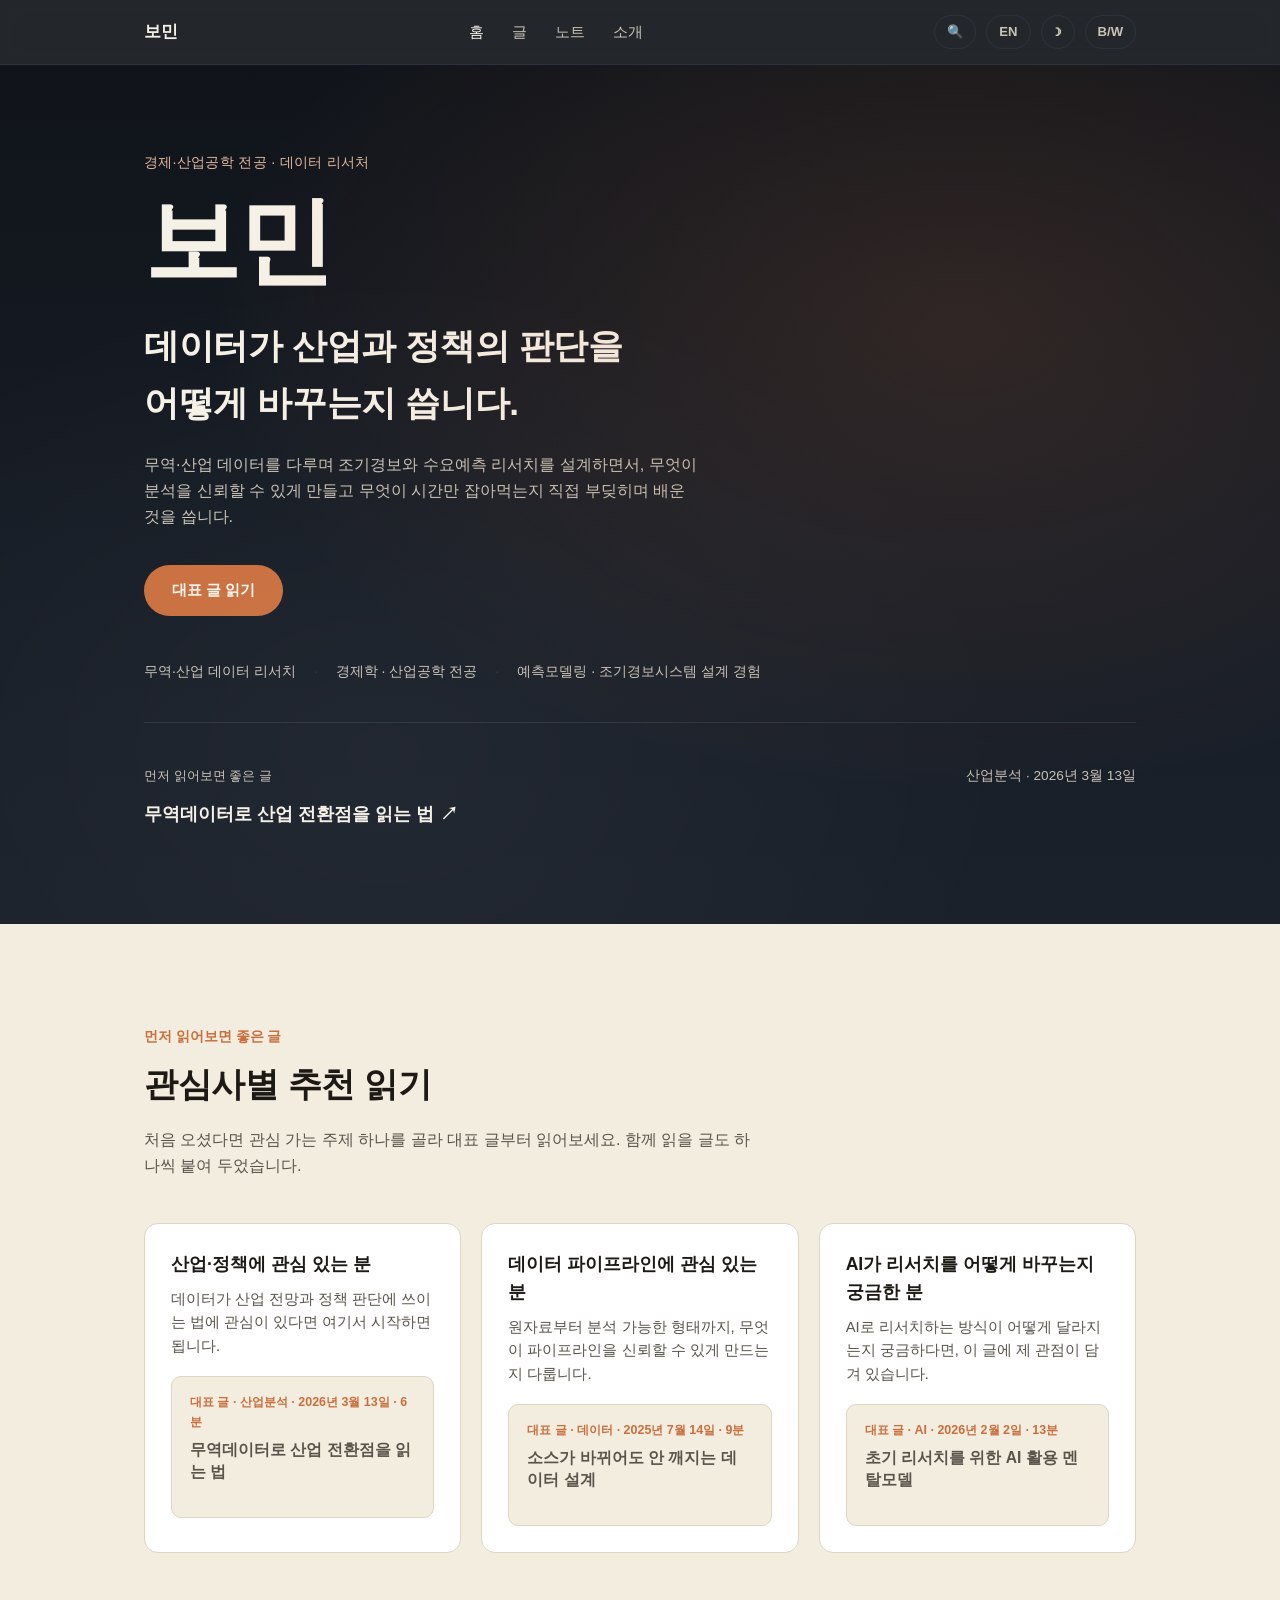
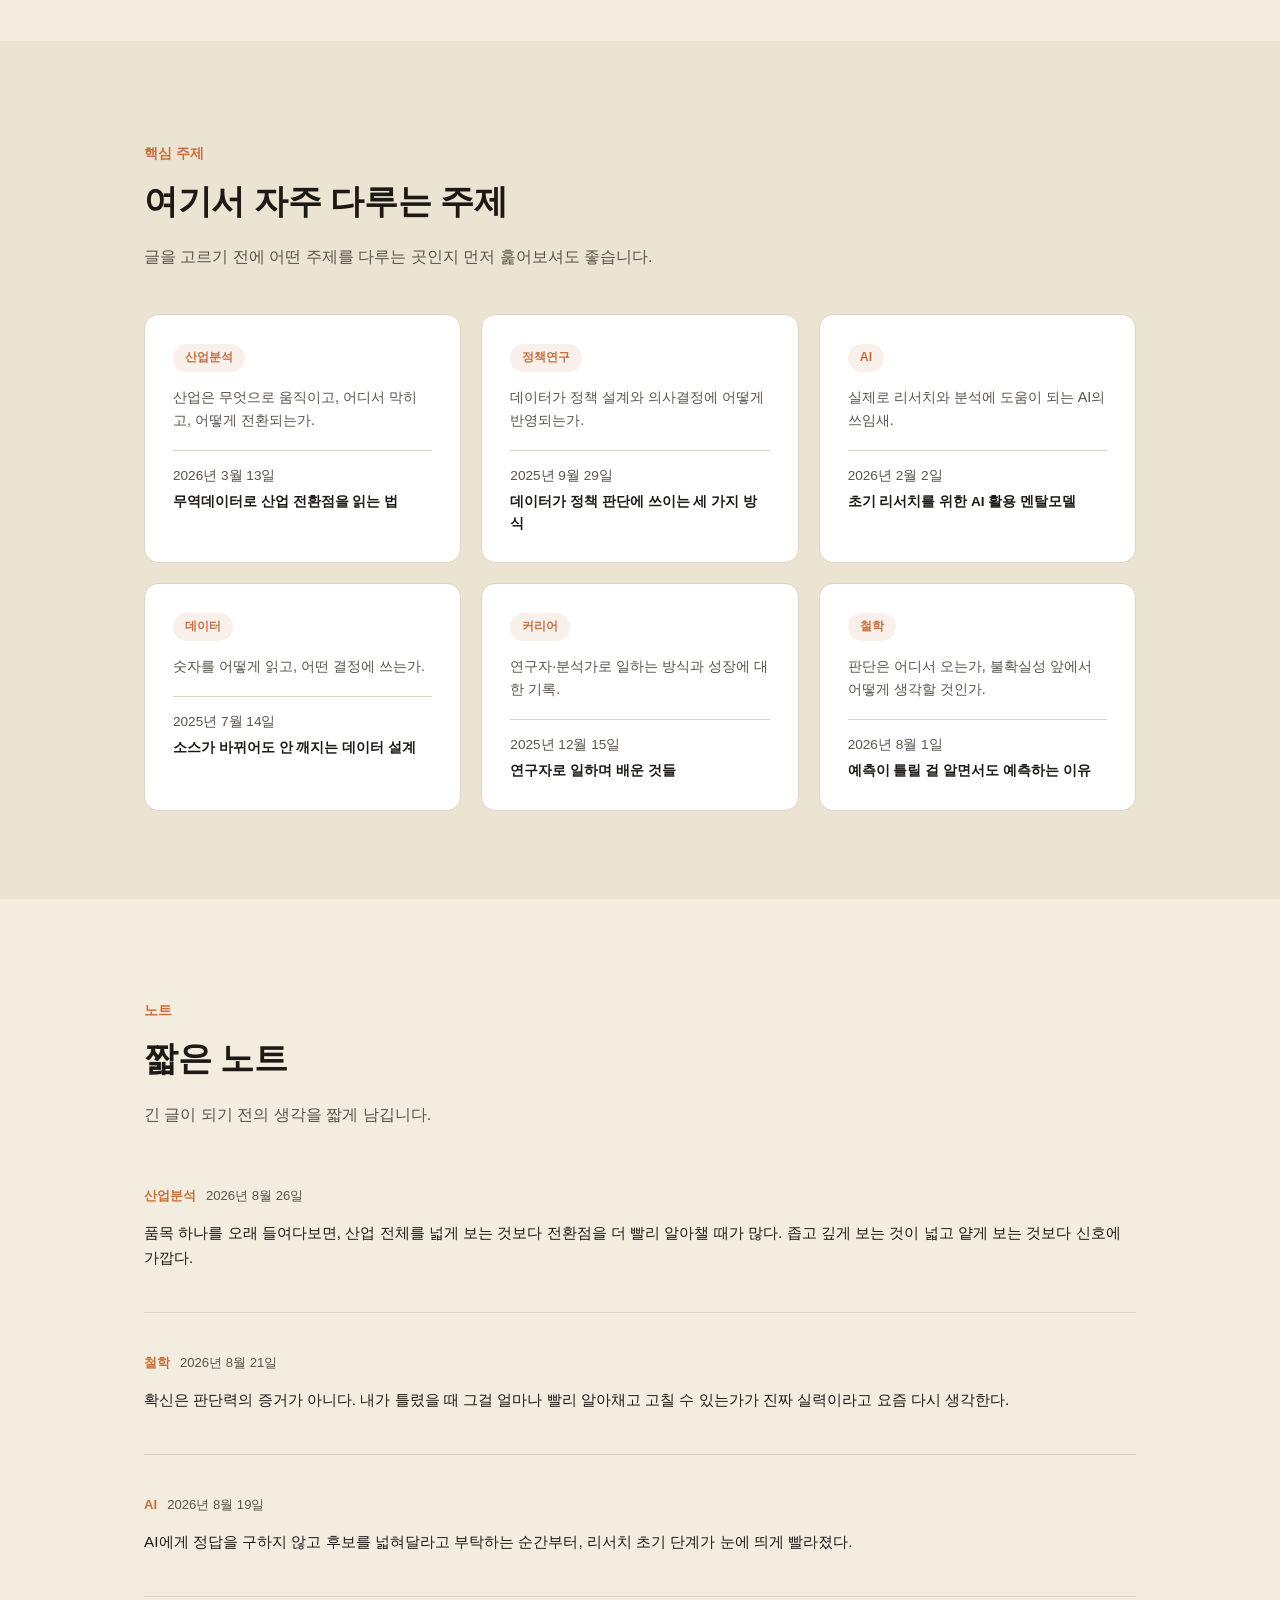
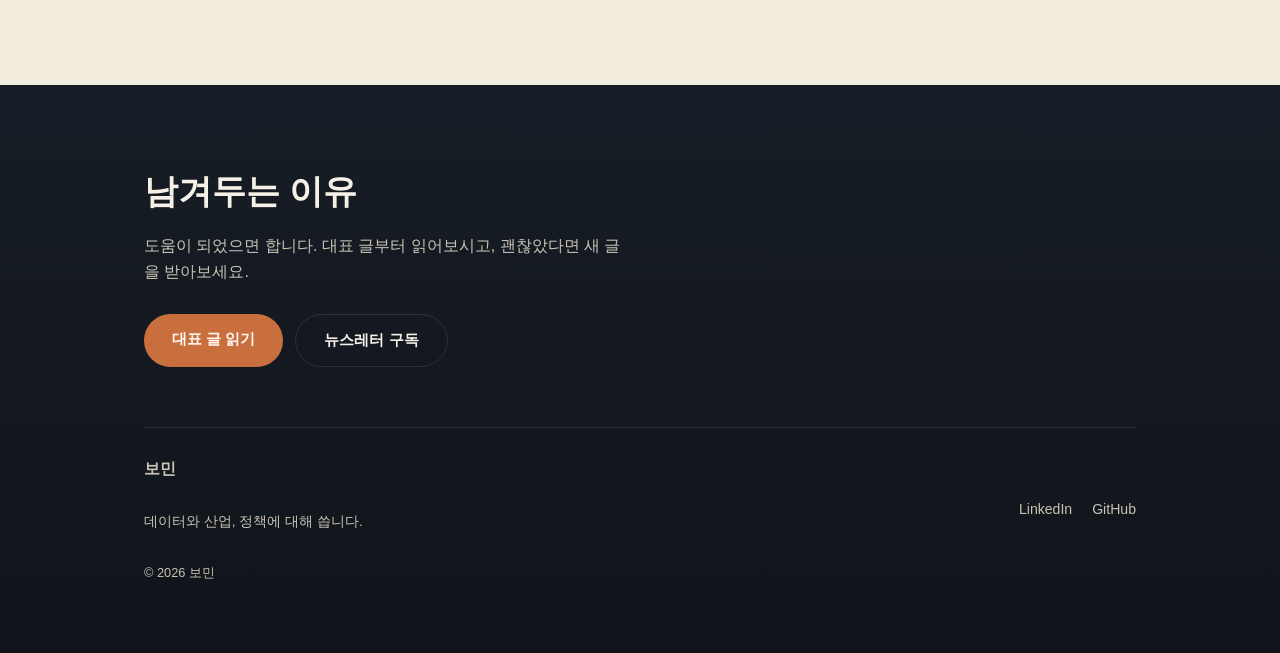
<file: index.html>
<!DOCTYPE html>
<html lang="ko">
<head>
<meta charset="UTF-8">
<script>(function(){try{var t=localStorage.getItem('theme');if(!t){t=window.matchMedia&&window.matchMedia('(prefers-color-scheme: dark)').matches?'dark':'light';}document.documentElement.setAttribute('data-theme',t);if(localStorage.getItem('grayscale')==='true'){document.documentElement.setAttribute('data-grayscale','true');}}catch(e){}})();</script>
<meta name="viewport" content="width=device-width, initial-scale=1.0">
<title>보민 | 데이터와 산업, 정책에 대해 씁니다</title>
<meta name="description" content="보민의 개인 페이지 — 데이터 분석, 산업 리서치, 정책, 그리고 판단에 대한 글을 씁니다.">
<link rel="stylesheet" href="styles.css">
</head>
<body>

<nav class="nav">
  <div class="wrap">
    <a href="index.html" class="nav-logo">보민</a>
    <ul class="nav-menu" id="navMenu">
      <li><a href="index.html" class="active" data-en="Home">홈</a></li>
      <li><a href="posts.html" data-en="Posts">글</a></li>
      <li><a href="notes.html" data-en="Notes">노트</a></li>
      <li><a href="about.html" data-en="About">소개</a></li>
    </ul>
    <div class="nav-right">
      <button class="icon-btn" id="searchToggle" aria-label="검색">&#128269;</button>
      <button class="icon-btn" id="langToggle" aria-label="언어 전환">EN</button>
      <button class="icon-btn" id="themeToggle" aria-label="다크모드 전환">&#9789;</button>
      <button class="icon-btn" id="grayscaleToggle" aria-label="흑백 모드">B/W</button>
      <button class="nav-toggle" id="navToggle" aria-label="메뉴 열기">&#9776;</button>
    </div>
  </div>
</nav>

<div class="search-overlay" id="searchOverlay">
  <div class="search-box">
    <input type="text" id="searchInput" class="search-input" placeholder="글 제목, 키워드로 검색..." autocomplete="off">
    <div class="search-results" id="searchResults"></div>
  </div>
</div>

<header class="hero">
  <div class="wrap">
    <p class="eyebrow" data-en="Economics &amp; Industrial Engineering · Data Researcher">경제·산업공학 전공 · 데이터 리서처</p>
    <h1 class="hero-name">보민</h1>
    <p class="hero-tagline" data-en="Writing about how data changes<br>judgment in industry and policy.">데이터가 산업과 정책의 판단을<br>어떻게 바꾸는지 씁니다.</p>
    <p class="hero-desc" data-en="I design early-warning and demand-forecasting research using trade and industry data, and write about what makes analysis trustworthy versus what just wastes time — lessons learned by running into them directly.">
      무역·산업 데이터를 다루며 조기경보와 수요예측 리서치를 설계하면서, 무엇이 분석을 신뢰할 수 있게 만들고 무엇이 시간만 잡아먹는지 직접 부딪히며 배운 것을 씁니다.
    </p>
    <a href="posts/industry-turning-point.html" class="btn btn-accent" data-en="Read the Flagship Post">대표 글 읽기</a>

    <div class="hero-meta">
      <span data-en="Trade &amp; Industry Data Research">무역·산업 데이터 리서치</span>
      <span data-en="Economics · Industrial Engineering">경제학 · 산업공학 전공</span>
      <span data-en="Forecast Modeling · Early-Warning System Design">예측모델링 · 조기경보시스템 설계 경험</span>
    </div>

    <div class="featured-strip">
      <div>
        <p class="label" data-en="Worth reading first">먼저 읽어보면 좋은 글</p>
        <a class="title" href="posts/industry-turning-point.html">무역데이터로 산업 전환점을 읽는 법 &#8599;</a>
      </div>
      <p class="date"><span data-en="Industry">산업분석</span> · 2026년 3월 13일</p>
    </div>
  </div>
</header>

<section class="section">
  <div class="wrap">
    <p class="section-label" data-en="Worth reading first">먼저 읽어보면 좋은 글</p>
    <div class="section-head-row">
      <div>
        <h2 class="section-title" data-en="Recommended by Interest">관심사별 추천 읽기</h2>
        <p class="section-desc" data-en="New here? Pick a topic you're curious about and start with the flagship post. A follow-up read is paired with each one.">처음 오셨다면 관심 가는 주제 하나를 골라 대표 글부터 읽어보세요. 함께 읽을 글도 하나씩 붙여 두었습니다.</p>
      </div>
    </div>

    <div class="interest-grid">
      <div class="card">
        <h3 data-en="If you're into industry &amp; policy">산업·정책에 관심 있는 분</h3>
        <p data-en="Start here if you're curious how data feeds into industry outlooks and policy decisions.">데이터가 산업 전망과 정책 판단에 쓰이는 법에 관심이 있다면 여기서 시작하면 됩니다.</p>
        <a class="card-post" href="posts/industry-turning-point.html">
          <p class="kicker"><span data-en="Flagship ·">대표 글 ·</span> <span data-en="Industry">산업분석</span> · 2026년 3월 13일 · 6분</p>
          <p class="headline">무역데이터로 산업 전환점을 읽는 법</p>
        </a>
      </div>

      <div class="card">
        <h3 data-en="If you're into data pipelines">데이터 파이프라인에 관심 있는 분</h3>
        <p data-en="From raw source to analysis-ready — what makes a pipeline something you can trust.">원자료부터 분석 가능한 형태까지, 무엇이 파이프라인을 신뢰할 수 있게 만드는지 다룹니다.</p>
        <a class="card-post" href="posts/resilient-data-pipeline.html">
          <p class="kicker"><span data-en="Flagship ·">대표 글 ·</span> <span data-en="Data">데이터</span> · 2025년 7월 14일 · 9분</p>
          <p class="headline">소스가 바뀌어도 안 깨지는 데이터 설계</p>
        </a>
      </div>

      <div class="card">
        <h3 data-en="If you're curious how AI changes research">AI가 리서치를 어떻게 바꾸는지 궁금한 분</h3>
        <p data-en="Curious how AI is changing the way research gets done? This post has my take.">AI로 리서치하는 방식이 어떻게 달라지는지 궁금하다면, 이 글에 제 관점이 담겨 있습니다.</p>
        <a class="card-post" href="posts/ai-research-mentalmodel.html">
          <p class="kicker"><span data-en="Flagship ·">대표 글 ·</span> AI · 2026년 2월 2일 · 13분</p>
          <p class="headline">초기 리서치를 위한 AI 활용 멘탈모델</p>
        </a>
      </div>
    </div>
  </div>
</section>

<section class="section section-alt">
  <div class="wrap">
    <p class="section-label" data-en="Core Topics">핵심 주제</p>
    <h2 class="section-title" data-en="Topics I write about most">여기서 자주 다루는 주제</h2>
    <p class="section-desc" data-en="Feel free to browse the topics before picking a post.">글을 고르기 전에 어떤 주제를 다루는 곳인지 먼저 훑어보셔도 좋습니다.</p>

    <div class="topics-grid">
      <a class="topic-card" href="posts/industry-turning-point.html">
        <span class="topic-tag" data-en="Industry">산업분석</span>
        <p data-en="What moves industries, where they get stuck, and how they turn over.">산업은 무엇으로 움직이고, 어디서 막히고, 어떻게 전환되는가.</p>
        <div class="latest">
          <span class="date">2026년 3월 13일</span>
          <span class="title">무역데이터로 산업 전환점을 읽는 법</span>
        </div>
      </a>

      <a class="topic-card" href="posts/policy-and-data.html">
        <span class="topic-tag" data-en="Policy">정책연구</span>
        <p data-en="How data feeds into policy design and decisions.">데이터가 정책 설계와 의사결정에 어떻게 반영되는가.</p>
        <div class="latest">
          <span class="date">2025년 9월 29일</span>
          <span class="title">데이터가 정책 판단에 쓰이는 세 가지 방식</span>
        </div>
      </a>

      <a class="topic-card" href="posts/ai-research-mentalmodel.html">
        <span class="topic-tag">AI</span>
        <p data-en="Where AI actually helps research and analysis.">실제로 리서치와 분석에 도움이 되는 AI의 쓰임새.</p>
        <div class="latest">
          <span class="date">2026년 2월 2일</span>
          <span class="title">초기 리서치를 위한 AI 활용 멘탈모델</span>
        </div>
      </a>

      <a class="topic-card" href="posts/resilient-data-pipeline.html">
        <span class="topic-tag" data-en="Data">데이터</span>
        <p data-en="How to read numbers, and what decisions they're used for.">숫자를 어떻게 읽고, 어떤 결정에 쓰는가.</p>
        <div class="latest">
          <span class="date">2025년 7월 14일</span>
          <span class="title">소스가 바뀌어도 안 깨지는 데이터 설계</span>
        </div>
      </a>

      <a class="topic-card" href="posts/notes-on-being-a-researcher.html">
        <span class="topic-tag" data-en="Career">커리어</span>
        <p data-en="Notes on working and growing as a researcher/analyst.">연구자·분석가로 일하는 방식과 성장에 대한 기록.</p>
        <div class="latest">
          <span class="date">2025년 12월 15일</span>
          <span class="title">연구자로 일하며 배운 것들</span>
        </div>
      </a>

      <a class="topic-card" href="posts/forecasting-anyway.html">
        <span class="topic-tag" data-en="Philosophy">철학</span>
        <p data-en="Where judgment comes from, and how to think under uncertainty.">판단은 어디서 오는가, 불확실성 앞에서 어떻게 생각할 것인가.</p>
        <div class="latest">
          <span class="date">2026년 8월 1일</span>
          <span class="title">예측이 틀릴 걸 알면서도 예측하는 이유</span>
        </div>
      </a>
    </div>
  </div>
</section>

<section class="section">
  <div class="wrap">
    <p class="section-label" data-en="Notes">노트</p>
    <div class="section-head-row">
      <div>
        <h2 class="section-title" data-en="Short Notes">짧은 노트</h2>
        <p class="section-desc" data-en="Short thoughts, before they become long posts.">긴 글이 되기 전의 생각을 짧게 남깁니다.</p>
      </div>
    </div>

    <div class="notes-list">
      <div class="note-item">
        <p class="note-meta"><span data-en="Industry">산업분석</span><span class="date">2026년 8월 26일</span></p>
        <p class="note-text">품목 하나를 오래 들여다보면, 산업 전체를 넓게 보는 것보다 전환점을 더 빨리 알아챌 때가 많다. 좁고 깊게 보는 것이 넓고 얕게 보는 것보다 신호에 가깝다.</p>
      </div>
      <div class="note-item">
        <p class="note-meta"><span data-en="Philosophy">철학</span><span class="date">2026년 8월 21일</span></p>
        <p class="note-text">확신은 판단력의 증거가 아니다. 내가 틀렸을 때 그걸 얼마나 빨리 알아채고 고칠 수 있는가가 진짜 실력이라고 요즘 다시 생각한다.</p>
      </div>
      <div class="note-item">
        <p class="note-meta"><span>AI</span><span class="date">2026년 8월 19일</span></p>
        <p class="note-text">AI에게 정답을 구하지 않고 후보를 넓혀달라고 부탁하는 순간부터, 리서치 초기 단계가 눈에 띄게 빨라졌다.</p>
      </div>
    </div>
  </div>
</section>

<section class="footer-cta">
  <div class="wrap">
    <h2 data-en="Why I keep this up">남겨두는 이유</h2>
    <p data-en="Hope this is useful. Start with the flagship post, and if you liked it, come back for new ones.">도움이 되었으면 합니다. 대표 글부터 읽어보시고, 괜찮았다면 새 글을 받아보세요.</p>
    <div class="footer-actions">
      <a href="posts/industry-turning-point.html" class="btn btn-accent" data-en="Read the Flagship Post">대표 글 읽기</a>
      <a href="#" class="btn btn-outline" data-en="Subscribe">뉴스레터 구독</a>
    </div>

    <div class="footer-bottom">
      <div>
        <p class="brand">보민</p>
        <p class="tag" data-en="Writing about data, industry, and policy.">데이터와 산업, 정책에 대해 씁니다.</p>
      </div>
      <ul class="footer-links">
        <li><a href="#">LinkedIn</a></li>
        <li><a href="#">GitHub</a></li>
      </ul>
    </div>
    <p class="copyright">© 2026 보민</p>
  </div>
</section>

<script src="search-data.js"></script>
<script src="search.js"></script>
<script src="script.js"></script>
</body>
</html>
</file>
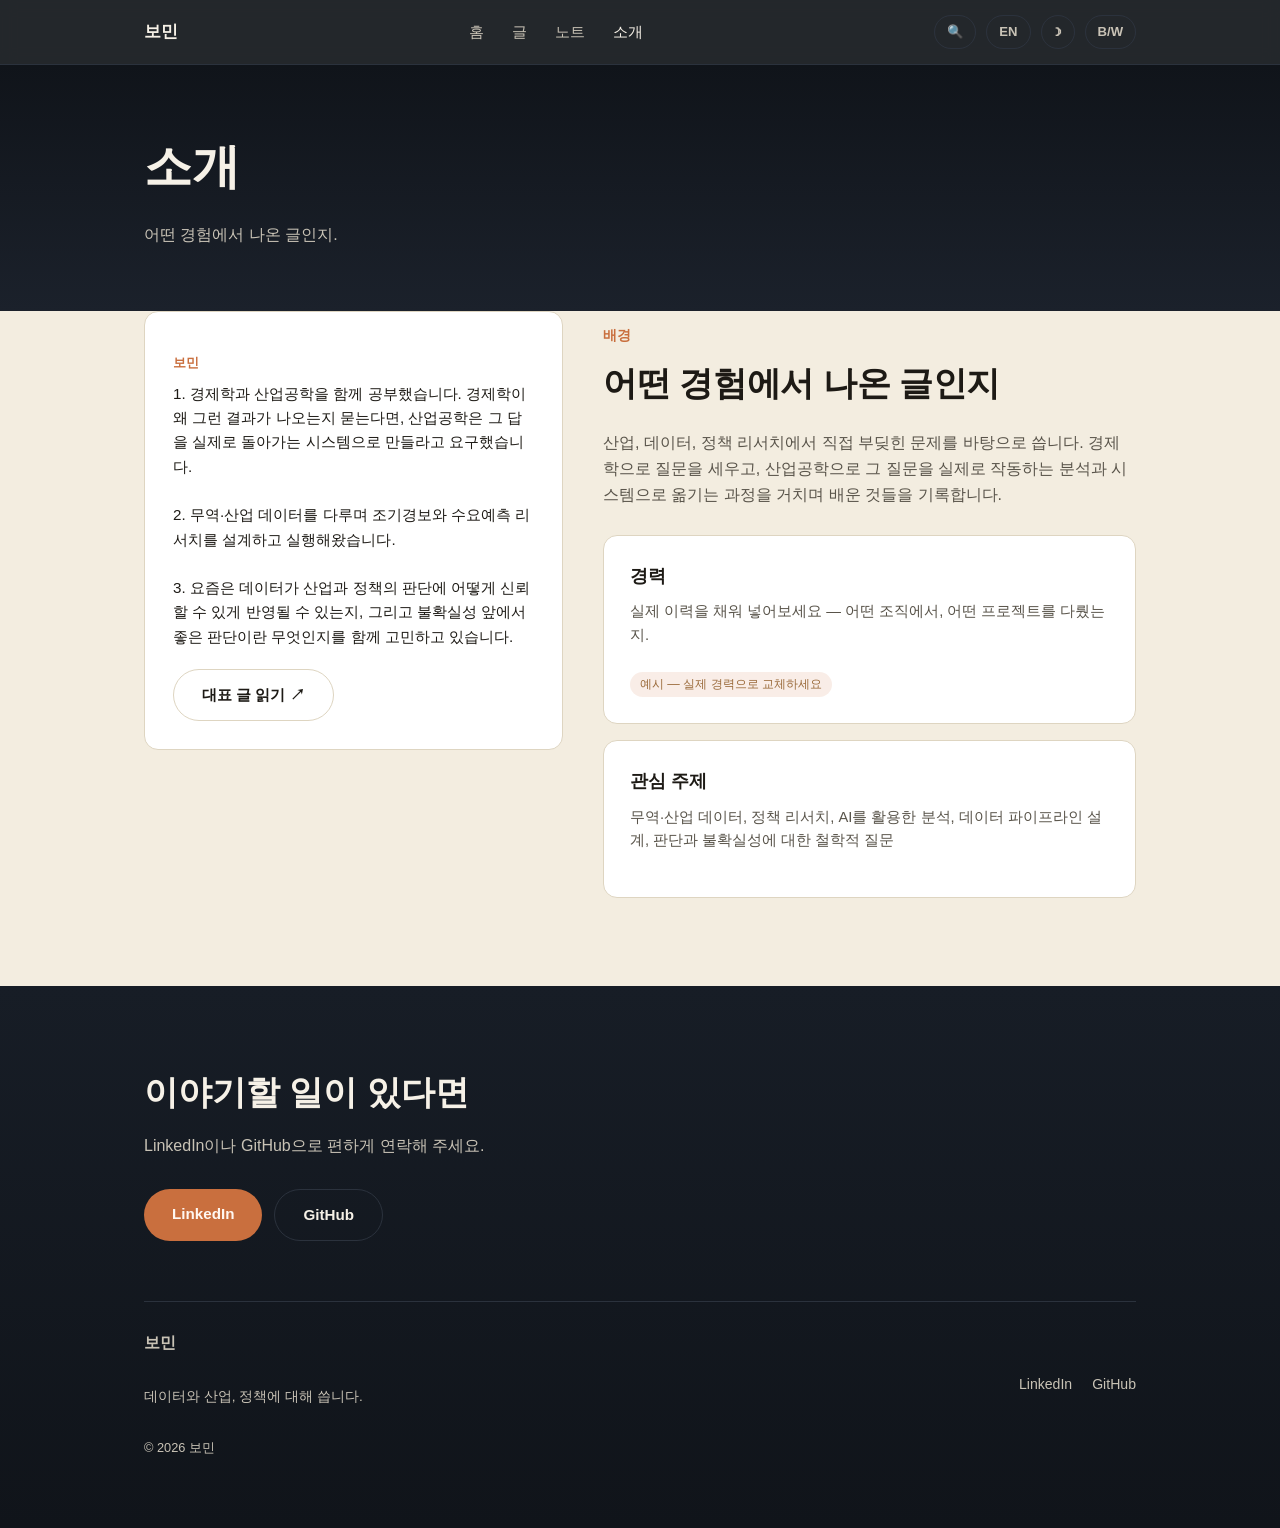
<file: about.html>
<!DOCTYPE html>
<html lang="ko">
<head>
<meta charset="UTF-8">
<script>(function(){try{var t=localStorage.getItem('theme');if(!t){t=window.matchMedia&&window.matchMedia('(prefers-color-scheme: dark)').matches?'dark':'light';}document.documentElement.setAttribute('data-theme',t);if(localStorage.getItem('grayscale')==='true'){document.documentElement.setAttribute('data-grayscale','true');}}catch(e){}})();</script>
<meta name="viewport" content="width=device-width, initial-scale=1.0">
<title>소개 | 보민</title>
<link rel="stylesheet" href="styles.css">
</head>
<body>

<nav class="nav">
  <div class="wrap">
    <a href="index.html" class="nav-logo">보민</a>
    <ul class="nav-menu" id="navMenu">
      <li><a href="index.html" data-en="Home">홈</a></li>
      <li><a href="posts.html" data-en="Posts">글</a></li>
      <li><a href="notes.html" data-en="Notes">노트</a></li>
      <li><a href="about.html" class="active" data-en="About">소개</a></li>
    </ul>
    <div class="nav-right">
      <button class="icon-btn" id="searchToggle" aria-label="검색">&#128269;</button>
      <button class="icon-btn" id="langToggle" aria-label="언어 전환">EN</button>
      <button class="icon-btn" id="themeToggle" aria-label="다크모드 전환">&#9789;</button>
      <button class="icon-btn" id="grayscaleToggle" aria-label="흑백 모드">B/W</button>
      <button class="nav-toggle" id="navToggle" aria-label="메뉴 열기">&#9776;</button>
    </div>
  </div>
</nav>

<div class="search-overlay" id="searchOverlay">
  <div class="search-box">
    <input type="text" id="searchInput" class="search-input" placeholder="글 제목, 키워드로 검색..." autocomplete="off">
    <div class="search-results" id="searchResults"></div>
  </div>
</div>

<header class="page-header">
  <div class="wrap">
    <h1 data-en="About">소개</h1>
    <p data-en="What experience these posts come from.">어떤 경험에서 나온 글인지.</p>
  </div>
</header>

<section class="section" style="padding-top:0;">
  <div class="wrap">
    <div class="about-block">
      <div class="about-card">
        <p class="source">보민</p>
        <p class="quote" data-en="1. I studied economics and industrial engineering together. Economics asks why a result happens; industrial engineering demands that the answer become a system that actually runs.<br><br>2. I've designed and run early-warning and demand-forecasting research using trade and industry data.<br><br>3. These days I'm thinking about how data can be reliably reflected in industry and policy judgment, and what good judgment even looks like under uncertainty.">
          1. 경제학과 산업공학을 함께 공부했습니다. 경제학이 왜 그런 결과가 나오는지 묻는다면, 산업공학은 그 답을 실제로 돌아가는 시스템으로 만들라고 요구했습니다.<br><br>
          2. 무역·산업 데이터를 다루며 조기경보와 수요예측 리서치를 설계하고 실행해왔습니다.<br><br>
          3. 요즘은 데이터가 산업과 정책의 판단에 어떻게 신뢰할 수 있게 반영될 수 있는지, 그리고 불확실성 앞에서 좋은 판단이란 무엇인지를 함께 고민하고 있습니다.
        </p>
        <a href="posts/industry-turning-point.html" class="btn btn-outline" style="color:var(--text-dark); border-color:var(--border-soft);" data-en="Read the Flagship Post">대표 글 읽기 &#8599;</a>
      </div>

      <div>
        <p class="section-label" data-en="Background">배경</p>
        <h2 class="section-title" style="margin-bottom:20px;" data-en="What experience these posts come from">어떤 경험에서 나온 글인지</h2>
        <p class="section-desc" style="margin-bottom:28px;" data-en="Written from problems I've run into directly in industry, data, and policy research — framing questions with economics, then turning them into working analysis and systems with industrial engineering.">
          산업, 데이터, 정책 리서치에서 직접 부딪힌 문제를 바탕으로 씁니다. 경제학으로 질문을 세우고, 산업공학으로 그 질문을 실제로 작동하는 분석과 시스템으로 옮기는 과정을 거치며 배운 것들을 기록합니다.
        </p>

        <div class="card" style="margin-bottom:16px;">
          <h3 data-en="Career">경력</h3>
          <p data-en="Fill in real experience here — which organizations, which projects.">실제 이력을 채워 넣어보세요 — 어떤 조직에서, 어떤 프로젝트를 다뤘는지.</p>
          <span class="placeholder-note" data-en="Placeholder — replace with real career details">예시 — 실제 경력으로 교체하세요</span>
        </div>
        <div class="card">
          <h3 data-en="Interests">관심 주제</h3>
          <p data-en="Trade &amp; industry data, policy research, AI-assisted analysis, data pipeline design, and philosophical questions about judgment and uncertainty">무역·산업 데이터, 정책 리서치, AI를 활용한 분석, 데이터 파이프라인 설계, 판단과 불확실성에 대한 철학적 질문</p>
        </div>
      </div>
    </div>
  </div>
</section>

<section class="footer-cta">
  <div class="wrap">
    <h2 data-en="Let's talk">이야기할 일이 있다면</h2>
    <p data-en="Feel free to reach out on LinkedIn or GitHub.">LinkedIn이나 GitHub으로 편하게 연락해 주세요.</p>
    <div class="footer-actions">
      <a href="#" class="btn btn-accent">LinkedIn</a>
      <a href="#" class="btn btn-outline">GitHub</a>
    </div>
    <div class="footer-bottom">
      <div>
        <p class="brand">보민</p>
        <p class="tag" data-en="Writing about data, industry, and policy.">데이터와 산업, 정책에 대해 씁니다.</p>
      </div>
      <ul class="footer-links">
        <li><a href="#">LinkedIn</a></li>
        <li><a href="#">GitHub</a></li>
      </ul>
    </div>
    <p class="copyright">© 2026 보민</p>
  </div>
</section>

<script src="search-data.js"></script>
<script src="search.js"></script>
<script src="script.js"></script>
</body>
</html>
</file>
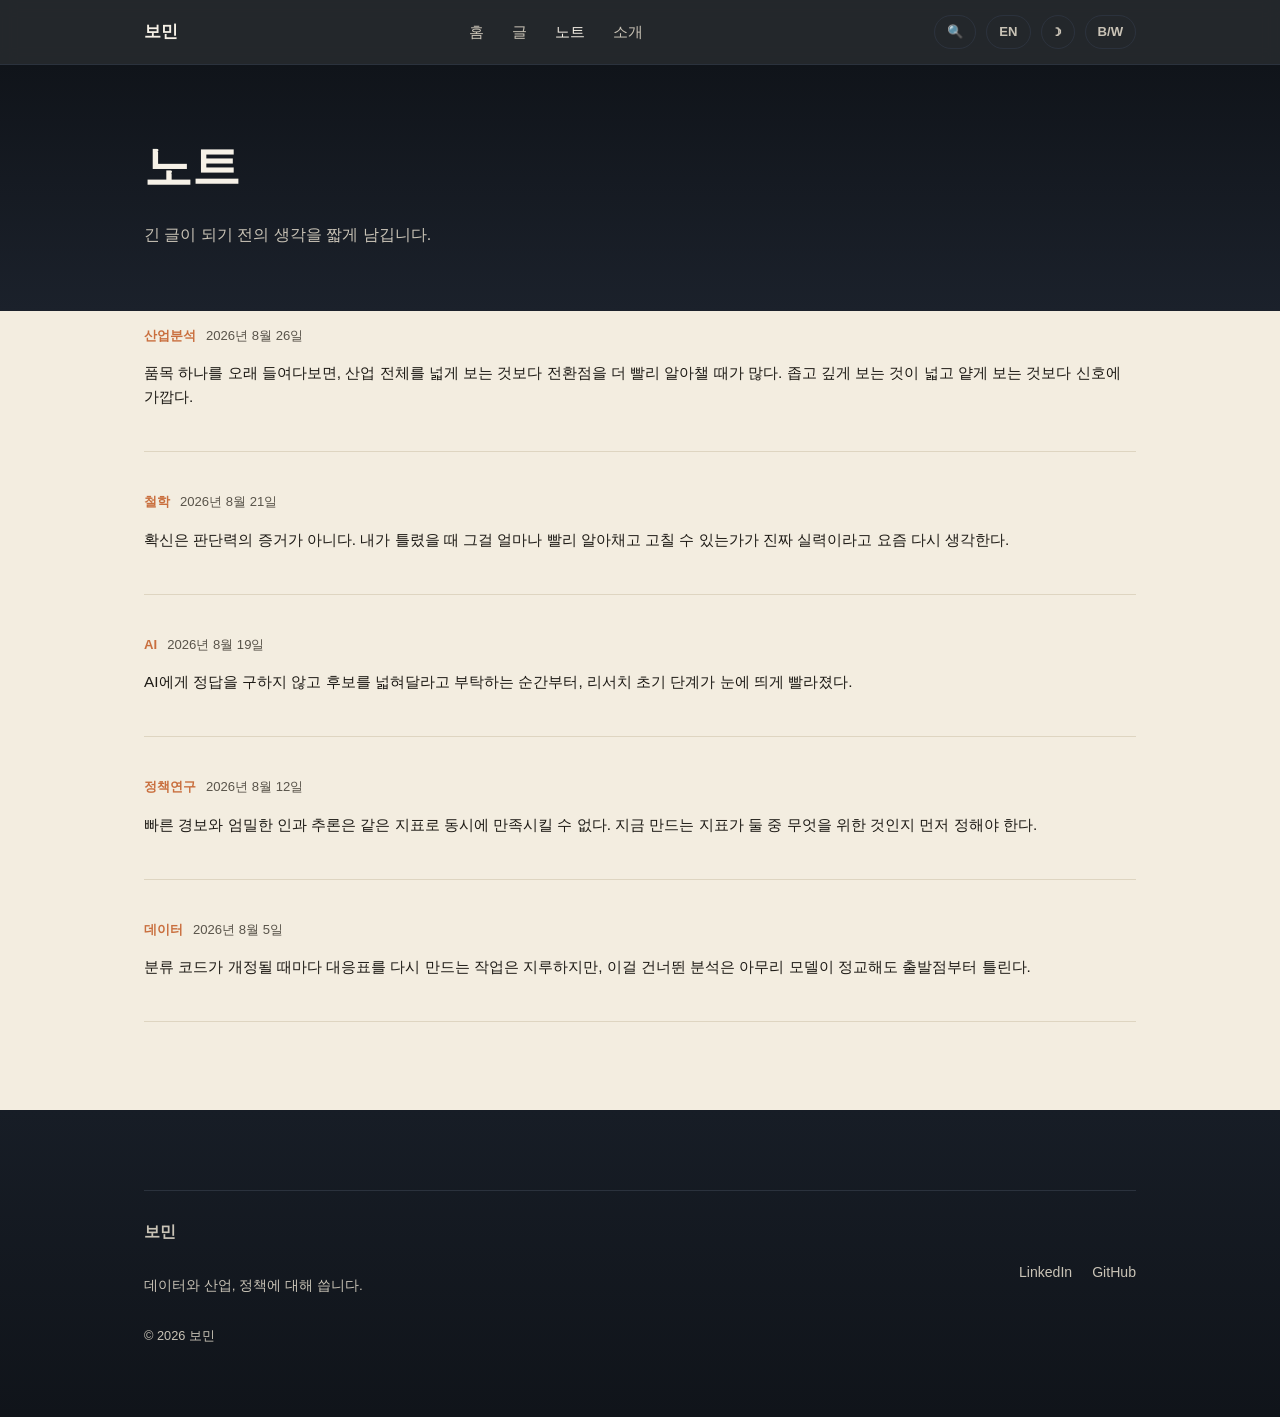
<file: notes.html>
<!DOCTYPE html>
<html lang="ko">
<head>
<meta charset="UTF-8">
<script>(function(){try{var t=localStorage.getItem('theme');if(!t){t=window.matchMedia&&window.matchMedia('(prefers-color-scheme: dark)').matches?'dark':'light';}document.documentElement.setAttribute('data-theme',t);if(localStorage.getItem('grayscale')==='true'){document.documentElement.setAttribute('data-grayscale','true');}}catch(e){}})();</script>
<meta name="viewport" content="width=device-width, initial-scale=1.0">
<title>노트 | 보민</title>
<link rel="stylesheet" href="styles.css">
</head>
<body>

<nav class="nav">
  <div class="wrap">
    <a href="index.html" class="nav-logo">보민</a>
    <ul class="nav-menu" id="navMenu">
      <li><a href="index.html" data-en="Home">홈</a></li>
      <li><a href="posts.html" data-en="Posts">글</a></li>
      <li><a href="notes.html" class="active" data-en="Notes">노트</a></li>
      <li><a href="about.html" data-en="About">소개</a></li>
    </ul>
    <div class="nav-right">
      <button class="icon-btn" id="searchToggle" aria-label="검색">&#128269;</button>
      <button class="icon-btn" id="langToggle" aria-label="언어 전환">EN</button>
      <button class="icon-btn" id="themeToggle" aria-label="다크모드 전환">&#9789;</button>
      <button class="icon-btn" id="grayscaleToggle" aria-label="흑백 모드">B/W</button>
      <button class="nav-toggle" id="navToggle" aria-label="메뉴 열기">&#9776;</button>
    </div>
  </div>
</nav>

<div class="search-overlay" id="searchOverlay">
  <div class="search-box">
    <input type="text" id="searchInput" class="search-input" placeholder="글 제목, 키워드로 검색..." autocomplete="off">
    <div class="search-results" id="searchResults"></div>
  </div>
</div>

<header class="page-header">
  <div class="wrap">
    <h1 data-en="Notes">노트</h1>
    <p data-en="Short thoughts, before they become long posts.">긴 글이 되기 전의 생각을 짧게 남깁니다.</p>
  </div>
</header>

<section class="section" style="padding-top:0;">
  <div class="wrap">
    <div class="notes-list">
      <div class="note-item">
        <p class="note-meta"><span data-en="Industry">산업분석</span><span class="date">2026년 8월 26일</span></p>
        <p class="note-text">품목 하나를 오래 들여다보면, 산업 전체를 넓게 보는 것보다 전환점을 더 빨리 알아챌 때가 많다. 좁고 깊게 보는 것이 넓고 얕게 보는 것보다 신호에 가깝다.</p>
      </div>
      <div class="note-item">
        <p class="note-meta"><span data-en="Philosophy">철학</span><span class="date">2026년 8월 21일</span></p>
        <p class="note-text">확신은 판단력의 증거가 아니다. 내가 틀렸을 때 그걸 얼마나 빨리 알아채고 고칠 수 있는가가 진짜 실력이라고 요즘 다시 생각한다.</p>
      </div>
      <div class="note-item">
        <p class="note-meta"><span>AI</span><span class="date">2026년 8월 19일</span></p>
        <p class="note-text">AI에게 정답을 구하지 않고 후보를 넓혀달라고 부탁하는 순간부터, 리서치 초기 단계가 눈에 띄게 빨라졌다.</p>
      </div>
      <div class="note-item">
        <p class="note-meta"><span data-en="Policy">정책연구</span><span class="date">2026년 8월 12일</span></p>
        <p class="note-text">빠른 경보와 엄밀한 인과 추론은 같은 지표로 동시에 만족시킬 수 없다. 지금 만드는 지표가 둘 중 무엇을 위한 것인지 먼저 정해야 한다.</p>
      </div>
      <div class="note-item">
        <p class="note-meta"><span data-en="Data">데이터</span><span class="date">2026년 8월 5일</span></p>
        <p class="note-text">분류 코드가 개정될 때마다 대응표를 다시 만드는 작업은 지루하지만, 이걸 건너뛴 분석은 아무리 모델이 정교해도 출발점부터 틀린다.</p>
      </div>
    </div>
  </div>
</section>

<section class="footer-cta">
  <div class="wrap">
    <div class="footer-bottom">
      <div>
        <p class="brand">보민</p>
        <p class="tag" data-en="Writing about data, industry, and policy.">데이터와 산업, 정책에 대해 씁니다.</p>
      </div>
      <ul class="footer-links">
        <li><a href="#">LinkedIn</a></li>
        <li><a href="#">GitHub</a></li>
      </ul>
    </div>
    <p class="copyright">© 2026 보민</p>
  </div>
</section>

<script src="search-data.js"></script>
<script src="search.js"></script>
<script src="script.js"></script>
</body>
</html>
</file>
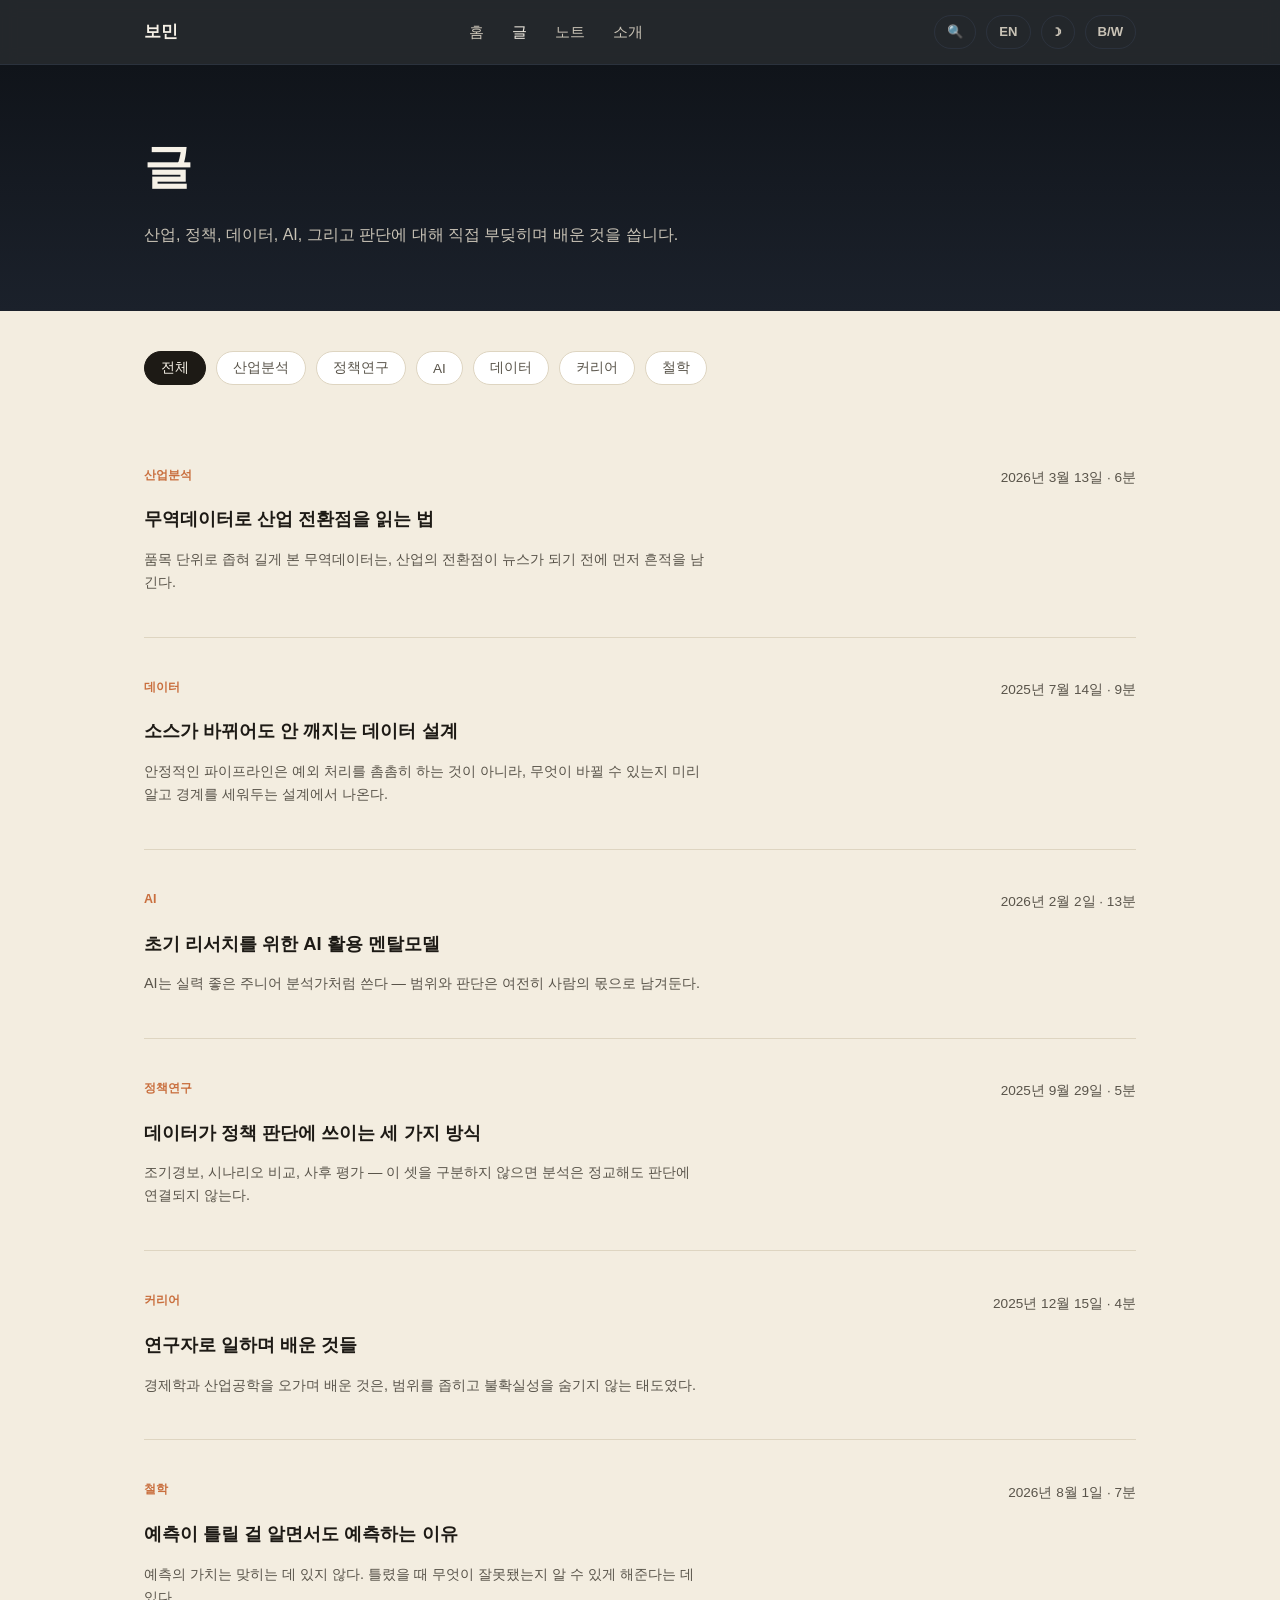
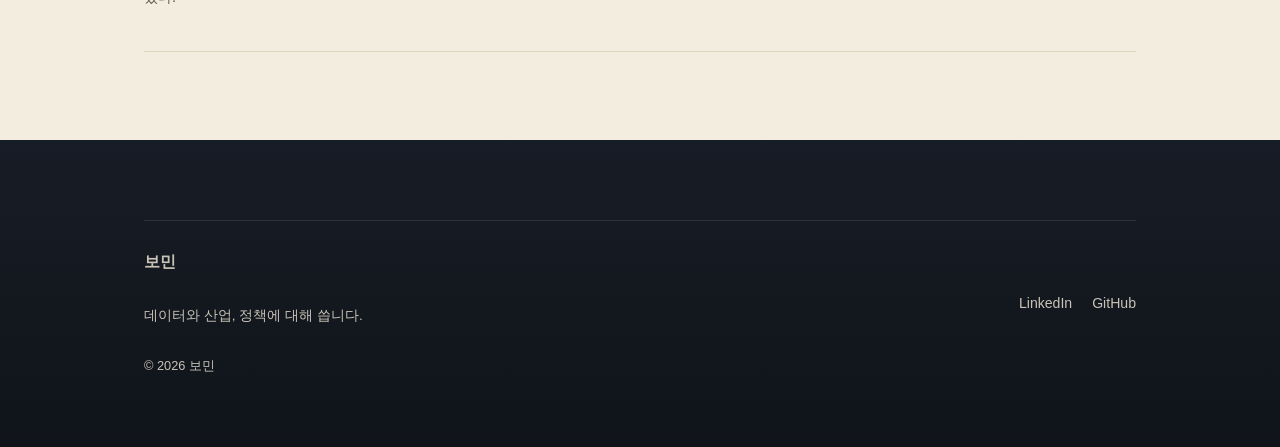
<file: posts.html>
<!DOCTYPE html>
<html lang="ko">
<head>
<meta charset="UTF-8">
<script>(function(){try{var t=localStorage.getItem('theme');if(!t){t=window.matchMedia&&window.matchMedia('(prefers-color-scheme: dark)').matches?'dark':'light';}document.documentElement.setAttribute('data-theme',t);if(localStorage.getItem('grayscale')==='true'){document.documentElement.setAttribute('data-grayscale','true');}}catch(e){}})();</script>
<meta name="viewport" content="width=device-width, initial-scale=1.0">
<title>글 | 보민</title>
<link rel="stylesheet" href="styles.css">
</head>
<body>

<nav class="nav">
  <div class="wrap">
    <a href="index.html" class="nav-logo">보민</a>
    <ul class="nav-menu" id="navMenu">
      <li><a href="index.html" data-en="Home">홈</a></li>
      <li><a href="posts.html" class="active" data-en="Posts">글</a></li>
      <li><a href="notes.html" data-en="Notes">노트</a></li>
      <li><a href="about.html" data-en="About">소개</a></li>
    </ul>
    <div class="nav-right">
      <button class="icon-btn" id="searchToggle" aria-label="검색">&#128269;</button>
      <button class="icon-btn" id="langToggle" aria-label="언어 전환">EN</button>
      <button class="icon-btn" id="themeToggle" aria-label="다크모드 전환">&#9789;</button>
      <button class="icon-btn" id="grayscaleToggle" aria-label="흑백 모드">B/W</button>
      <button class="nav-toggle" id="navToggle" aria-label="메뉴 열기">&#9776;</button>
    </div>
  </div>
</nav>

<div class="search-overlay" id="searchOverlay">
  <div class="search-box">
    <input type="text" id="searchInput" class="search-input" placeholder="글 제목, 키워드로 검색..." autocomplete="off">
    <div class="search-results" id="searchResults"></div>
  </div>
</div>

<header class="page-header">
  <div class="wrap">
    <h1 data-en="Posts">글</h1>
    <p data-en="Writing about industry, policy, data, AI, and judgment — lessons learned by running into them directly.">산업, 정책, 데이터, AI, 그리고 판단에 대해 직접 부딪히며 배운 것을 씁니다.</p>
  </div>
</header>

<section class="section" style="padding-top:0;">
  <div class="wrap">
    <div class="filter-row">
      <button class="filter-pill active" data-filter="전체" data-en="All">전체</button>
      <button class="filter-pill" data-filter="산업분석" data-en="Industry">산업분석</button>
      <button class="filter-pill" data-filter="정책연구" data-en="Policy">정책연구</button>
      <button class="filter-pill" data-filter="AI">AI</button>
      <button class="filter-pill" data-filter="데이터" data-en="Data">데이터</button>
      <button class="filter-pill" data-filter="커리어" data-en="Career">커리어</button>
      <button class="filter-pill" data-filter="철학" data-en="Philosophy">철학</button>
    </div>

    <div class="post-list" id="postList">
      <a class="post-row" href="posts/industry-turning-point.html" data-category="산업분석">
        <div>
          <p class="kicker" data-en="Industry">산업분석</p>
          <p class="title">무역데이터로 산업 전환점을 읽는 법</p>
          <p class="excerpt">품목 단위로 좁혀 길게 본 무역데이터는, 산업의 전환점이 뉴스가 되기 전에 먼저 흔적을 남긴다.</p>
        </div>
        <p class="date">2026년 3월 13일 · 6분</p>
      </a>

      <a class="post-row" href="posts/resilient-data-pipeline.html" data-category="데이터">
        <div>
          <p class="kicker" data-en="Data">데이터</p>
          <p class="title">소스가 바뀌어도 안 깨지는 데이터 설계</p>
          <p class="excerpt">안정적인 파이프라인은 예외 처리를 촘촘히 하는 것이 아니라, 무엇이 바뀔 수 있는지 미리 알고 경계를 세워두는 설계에서 나온다.</p>
        </div>
        <p class="date">2025년 7월 14일 · 9분</p>
      </a>

      <a class="post-row" href="posts/ai-research-mentalmodel.html" data-category="AI">
        <div>
          <p class="kicker">AI</p>
          <p class="title">초기 리서치를 위한 AI 활용 멘탈모델</p>
          <p class="excerpt">AI는 실력 좋은 주니어 분석가처럼 쓴다 — 범위와 판단은 여전히 사람의 몫으로 남겨둔다.</p>
        </div>
        <p class="date">2026년 2월 2일 · 13분</p>
      </a>

      <a class="post-row" href="posts/policy-and-data.html" data-category="정책연구">
        <div>
          <p class="kicker" data-en="Policy">정책연구</p>
          <p class="title">데이터가 정책 판단에 쓰이는 세 가지 방식</p>
          <p class="excerpt">조기경보, 시나리오 비교, 사후 평가 — 이 셋을 구분하지 않으면 분석은 정교해도 판단에 연결되지 않는다.</p>
        </div>
        <p class="date">2025년 9월 29일 · 5분</p>
      </a>

      <a class="post-row" href="posts/notes-on-being-a-researcher.html" data-category="커리어">
        <div>
          <p class="kicker" data-en="Career">커리어</p>
          <p class="title">연구자로 일하며 배운 것들</p>
          <p class="excerpt">경제학과 산업공학을 오가며 배운 것은, 범위를 좁히고 불확실성을 숨기지 않는 태도였다.</p>
        </div>
        <p class="date">2025년 12월 15일 · 4분</p>
      </a>

      <a class="post-row" href="posts/forecasting-anyway.html" data-category="철학">
        <div>
          <p class="kicker" data-en="Philosophy">철학</p>
          <p class="title">예측이 틀릴 걸 알면서도 예측하는 이유</p>
          <p class="excerpt">예측의 가치는 맞히는 데 있지 않다. 틀렸을 때 무엇이 잘못됐는지 알 수 있게 해준다는 데 있다.</p>
        </div>
        <p class="date">2026년 8월 1일 · 7분</p>
      </a>
    </div>

    <p id="emptyState" style="display:none; color: var(--text-dark-soft); padding: 28px 0;" data-en="No posts in this category yet.">해당 카테고리의 글이 아직 없습니다.</p>
  </div>
</section>

<section class="footer-cta">
  <div class="wrap">
    <div class="footer-bottom">
      <div>
        <p class="brand">보민</p>
        <p class="tag" data-en="Writing about data, industry, and policy.">데이터와 산업, 정책에 대해 씁니다.</p>
      </div>
      <ul class="footer-links">
        <li><a href="#">LinkedIn</a></li>
        <li><a href="#">GitHub</a></li>
      </ul>
    </div>
    <p class="copyright">© 2026 보민</p>
  </div>
</section>

<script src="search-data.js"></script>
<script src="search.js"></script>
<script src="script.js"></script>
</body>
</html>
</file>
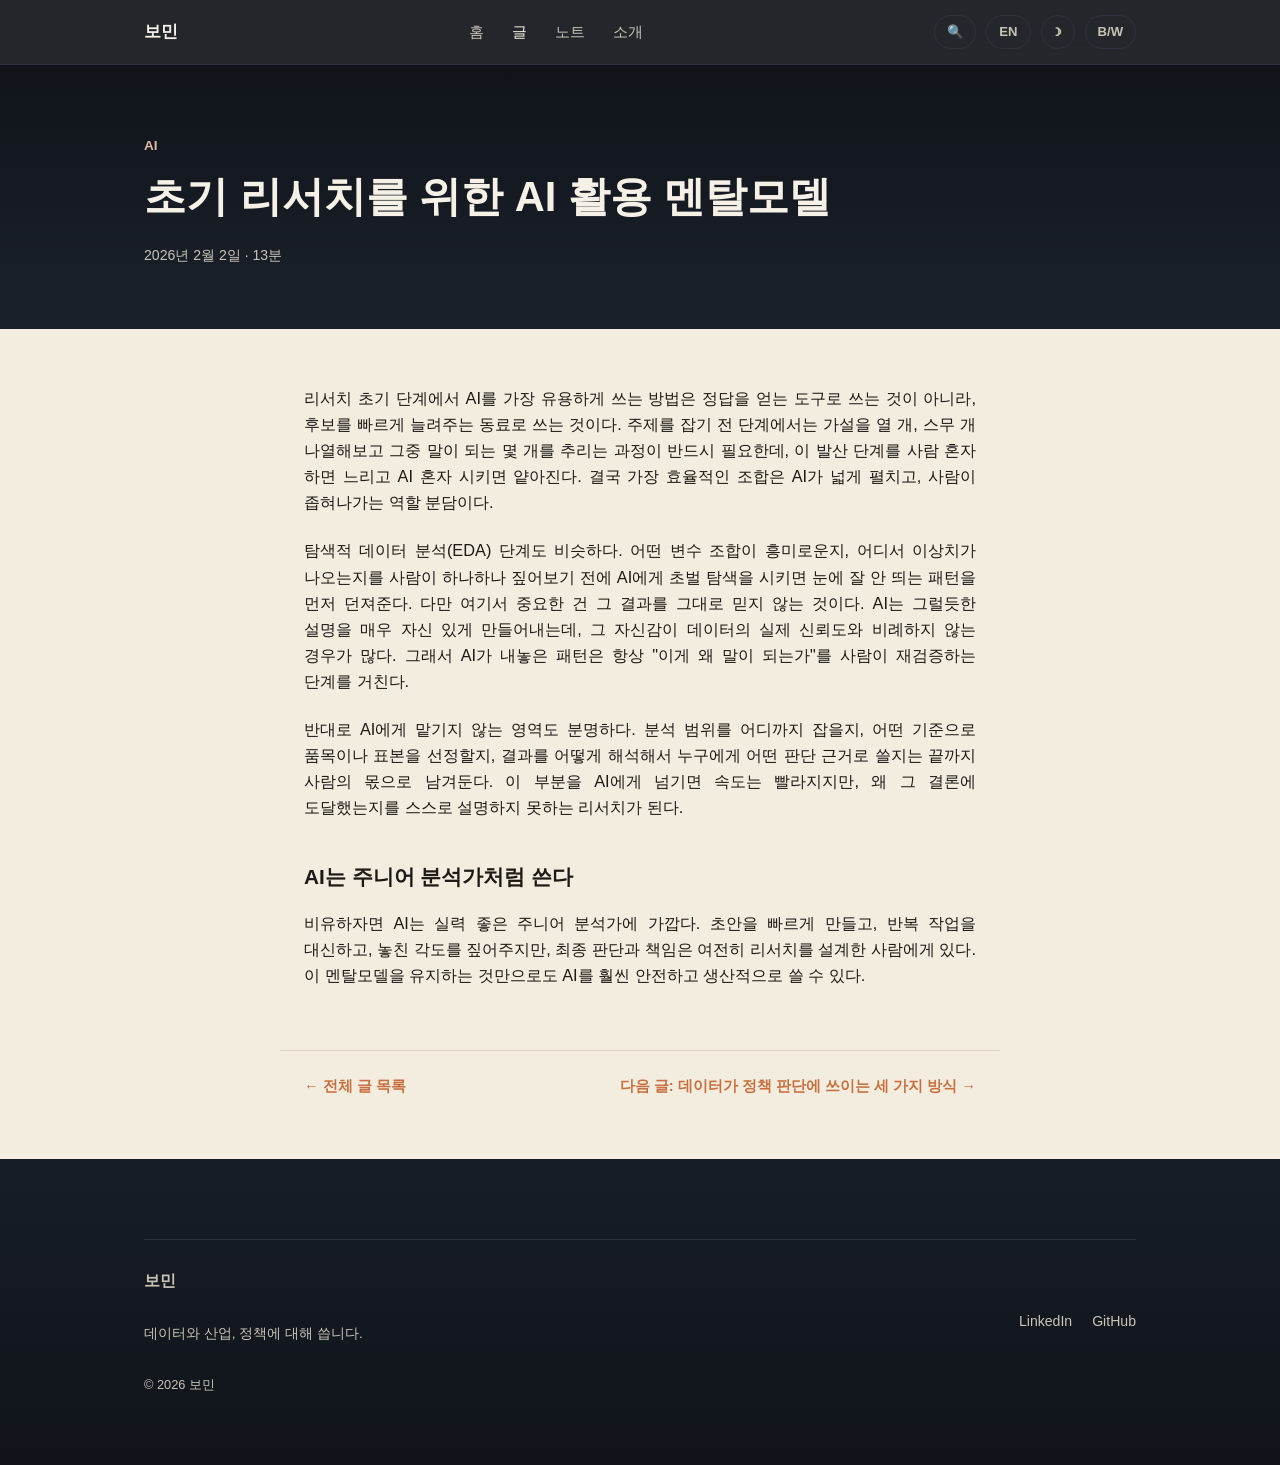
<file: posts/ai-research-mentalmodel.html>
<!DOCTYPE html>
<html lang="ko">
<head>
<meta charset="UTF-8">
<script>(function(){try{var t=localStorage.getItem('theme');if(!t){t=window.matchMedia&&window.matchMedia('(prefers-color-scheme: dark)').matches?'dark':'light';}document.documentElement.setAttribute('data-theme',t);if(localStorage.getItem('grayscale')==='true'){document.documentElement.setAttribute('data-grayscale','true');}}catch(e){}})();</script>
<meta name="viewport" content="width=device-width, initial-scale=1.0">
<title>초기 리서치를 위한 AI 활용 멘탈모델 | 보민</title>
<link rel="stylesheet" href="../styles.css">
</head>
<body>

<nav class="nav">
  <div class="wrap">
    <a href="../index.html" class="nav-logo">보민</a>
    <ul class="nav-menu" id="navMenu">
      <li><a href="../index.html" data-en="Home">홈</a></li>
      <li><a href="../posts.html" class="active" data-en="Posts">글</a></li>
      <li><a href="../notes.html" data-en="Notes">노트</a></li>
      <li><a href="../about.html" data-en="About">소개</a></li>
    </ul>
    <div class="nav-right">
      <button class="icon-btn" id="searchToggle" aria-label="검색">&#128269;</button>
      <button class="icon-btn" id="langToggle" aria-label="언어 전환">EN</button>
      <button class="icon-btn" id="themeToggle" aria-label="다크모드 전환">&#9789;</button>
      <button class="icon-btn" id="grayscaleToggle" aria-label="흑백 모드">B/W</button>
      <button class="nav-toggle" id="navToggle" aria-label="메뉴 열기">&#9776;</button>
    </div>
  </div>
</nav>

<div class="search-overlay" id="searchOverlay">
  <div class="search-box">
    <input type="text" id="searchInput" class="search-input" placeholder="글 제목, 키워드로 검색..." autocomplete="off">
    <div class="search-results" id="searchResults"></div>
  </div>
</div>

<header class="article-header">
  <div class="wrap">
    <p class="kicker">AI</p>
    <h1>초기 리서치를 위한 AI 활용 멘탈모델</h1>
    <p class="meta">2026년 2월 2일 · 13분</p>
  </div>
</header>

<article class="article-body">
  <p>리서치 초기 단계에서 AI를 가장 유용하게 쓰는 방법은 정답을 얻는 도구로 쓰는 것이 아니라, 후보를 빠르게 늘려주는 동료로 쓰는 것이다. 주제를 잡기 전 단계에서는 가설을 열 개, 스무 개 나열해보고 그중 말이 되는 몇 개를 추리는 과정이 반드시 필요한데, 이 발산 단계를 사람 혼자 하면 느리고 AI 혼자 시키면 얕아진다. 결국 가장 효율적인 조합은 AI가 넓게 펼치고, 사람이 좁혀나가는 역할 분담이다.</p>

  <p>탐색적 데이터 분석(EDA) 단계도 비슷하다. 어떤 변수 조합이 흥미로운지, 어디서 이상치가 나오는지를 사람이 하나하나 짚어보기 전에 AI에게 초벌 탐색을 시키면 눈에 잘 안 띄는 패턴을 먼저 던져준다. 다만 여기서 중요한 건 그 결과를 그대로 믿지 않는 것이다. AI는 그럴듯한 설명을 매우 자신 있게 만들어내는데, 그 자신감이 데이터의 실제 신뢰도와 비례하지 않는 경우가 많다. 그래서 AI가 내놓은 패턴은 항상 "이게 왜 말이 되는가"를 사람이 재검증하는 단계를 거친다.</p>

  <p>반대로 AI에게 맡기지 않는 영역도 분명하다. 분석 범위를 어디까지 잡을지, 어떤 기준으로 품목이나 표본을 선정할지, 결과를 어떻게 해석해서 누구에게 어떤 판단 근거로 쓸지는 끝까지 사람의 몫으로 남겨둔다. 이 부분을 AI에게 넘기면 속도는 빨라지지만, 왜 그 결론에 도달했는지를 스스로 설명하지 못하는 리서치가 된다.</p>

  <h2>AI는 주니어 분석가처럼 쓴다</h2>
  <p>비유하자면 AI는 실력 좋은 주니어 분석가에 가깝다. 초안을 빠르게 만들고, 반복 작업을 대신하고, 놓친 각도를 짚어주지만, 최종 판단과 책임은 여전히 리서치를 설계한 사람에게 있다. 이 멘탈모델을 유지하는 것만으로도 AI를 훨씬 안전하고 생산적으로 쓸 수 있다.</p>
</article>

<div class="article-nav">
  <a href="../posts.html">← 전체 글 목록</a>
  <a href="policy-and-data.html">다음 글: 데이터가 정책 판단에 쓰이는 세 가지 방식 →</a>
</div>

<section class="footer-cta">
  <div class="wrap">
    <div class="footer-bottom">
      <div>
        <p class="brand">보민</p>
        <p class="tag" data-en="Writing about data, industry, and policy.">데이터와 산업, 정책에 대해 씁니다.</p>
      </div>
      <ul class="footer-links">
        <li><a href="#">LinkedIn</a></li>
        <li><a href="#">GitHub</a></li>
      </ul>
    </div>
    <p class="copyright">© 2026 보민</p>
  </div>
</section>

<script src="../search-data.js"></script>
<script src="../search.js"></script>
<script src="../script.js"></script>
</body>
</html>
</file>
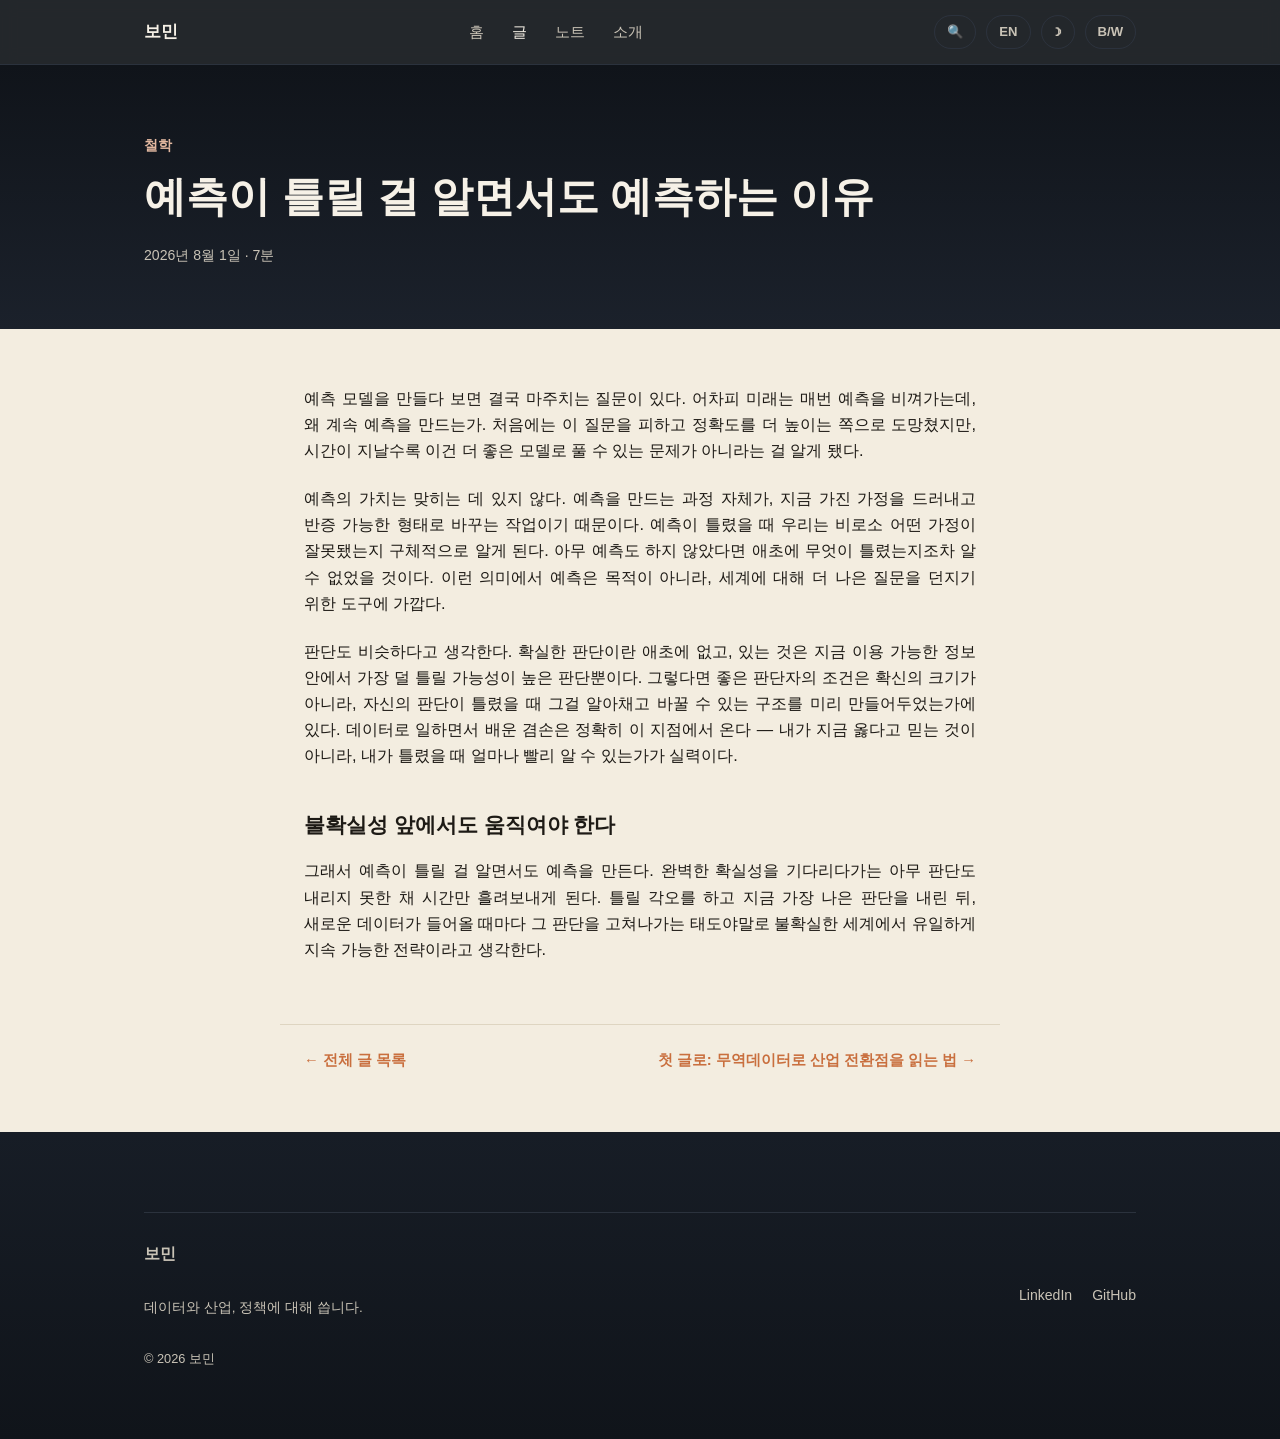
<file: posts/forecasting-anyway.html>
<!DOCTYPE html>
<html lang="ko">
<head>
<meta charset="UTF-8">
<script>(function(){try{var t=localStorage.getItem('theme');if(!t){t=window.matchMedia&&window.matchMedia('(prefers-color-scheme: dark)').matches?'dark':'light';}document.documentElement.setAttribute('data-theme',t);if(localStorage.getItem('grayscale')==='true'){document.documentElement.setAttribute('data-grayscale','true');}}catch(e){}})();</script>
<meta name="viewport" content="width=device-width, initial-scale=1.0">
<title>예측이 틀릴 걸 알면서도 예측하는 이유 | 보민</title>
<link rel="stylesheet" href="../styles.css">
</head>
<body>

<nav class="nav">
  <div class="wrap">
    <a href="../index.html" class="nav-logo">보민</a>
    <ul class="nav-menu" id="navMenu">
      <li><a href="../index.html" data-en="Home">홈</a></li>
      <li><a href="../posts.html" class="active" data-en="Posts">글</a></li>
      <li><a href="../notes.html" data-en="Notes">노트</a></li>
      <li><a href="../about.html" data-en="About">소개</a></li>
    </ul>
    <div class="nav-right">
      <button class="icon-btn" id="searchToggle" aria-label="검색">&#128269;</button>
      <button class="icon-btn" id="langToggle" aria-label="언어 전환">EN</button>
      <button class="icon-btn" id="themeToggle" aria-label="다크모드 전환">&#9789;</button>
      <button class="icon-btn" id="grayscaleToggle" aria-label="흑백 모드">B/W</button>
      <button class="nav-toggle" id="navToggle" aria-label="메뉴 열기">&#9776;</button>
    </div>
  </div>
</nav>

<div class="search-overlay" id="searchOverlay">
  <div class="search-box">
    <input type="text" id="searchInput" class="search-input" placeholder="글 제목, 키워드로 검색..." autocomplete="off">
    <div class="search-results" id="searchResults"></div>
  </div>
</div>

<header class="article-header">
  <div class="wrap">
    <p class="kicker" data-en="Philosophy">철학</p>
    <h1>예측이 틀릴 걸 알면서도 예측하는 이유</h1>
    <p class="meta">2026년 8월 1일 · 7분</p>
  </div>
</header>

<article class="article-body">
  <p>예측 모델을 만들다 보면 결국 마주치는 질문이 있다. 어차피 미래는 매번 예측을 비껴가는데, 왜 계속 예측을 만드는가. 처음에는 이 질문을 피하고 정확도를 더 높이는 쪽으로 도망쳤지만, 시간이 지날수록 이건 더 좋은 모델로 풀 수 있는 문제가 아니라는 걸 알게 됐다.</p>

  <p>예측의 가치는 맞히는 데 있지 않다. 예측을 만드는 과정 자체가, 지금 가진 가정을 드러내고 반증 가능한 형태로 바꾸는 작업이기 때문이다. 예측이 틀렸을 때 우리는 비로소 어떤 가정이 잘못됐는지 구체적으로 알게 된다. 아무 예측도 하지 않았다면 애초에 무엇이 틀렸는지조차 알 수 없었을 것이다. 이런 의미에서 예측은 목적이 아니라, 세계에 대해 더 나은 질문을 던지기 위한 도구에 가깝다.</p>

  <p>판단도 비슷하다고 생각한다. 확실한 판단이란 애초에 없고, 있는 것은 지금 이용 가능한 정보 안에서 가장 덜 틀릴 가능성이 높은 판단뿐이다. 그렇다면 좋은 판단자의 조건은 확신의 크기가 아니라, 자신의 판단이 틀렸을 때 그걸 알아채고 바꿀 수 있는 구조를 미리 만들어두었는가에 있다. 데이터로 일하면서 배운 겸손은 정확히 이 지점에서 온다 — 내가 지금 옳다고 믿는 것이 아니라, 내가 틀렸을 때 얼마나 빨리 알 수 있는가가 실력이다.</p>

  <h2>불확실성 앞에서도 움직여야 한다</h2>
  <p>그래서 예측이 틀릴 걸 알면서도 예측을 만든다. 완벽한 확실성을 기다리다가는 아무 판단도 내리지 못한 채 시간만 흘려보내게 된다. 틀릴 각오를 하고 지금 가장 나은 판단을 내린 뒤, 새로운 데이터가 들어올 때마다 그 판단을 고쳐나가는 태도야말로 불확실한 세계에서 유일하게 지속 가능한 전략이라고 생각한다.</p>
</article>

<div class="article-nav">
  <a href="../posts.html">← 전체 글 목록</a>
  <a href="industry-turning-point.html">첫 글로: 무역데이터로 산업 전환점을 읽는 법 →</a>
</div>

<section class="footer-cta">
  <div class="wrap">
    <div class="footer-bottom">
      <div>
        <p class="brand">보민</p>
        <p class="tag" data-en="Writing about data, industry, and policy.">데이터와 산업, 정책에 대해 씁니다.</p>
      </div>
      <ul class="footer-links">
        <li><a href="#">LinkedIn</a></li>
        <li><a href="#">GitHub</a></li>
      </ul>
    </div>
    <p class="copyright">© 2026 보민</p>
  </div>
</section>

<script src="../search-data.js"></script>
<script src="../search.js"></script>
<script src="../script.js"></script>
</body>
</html>
</file>
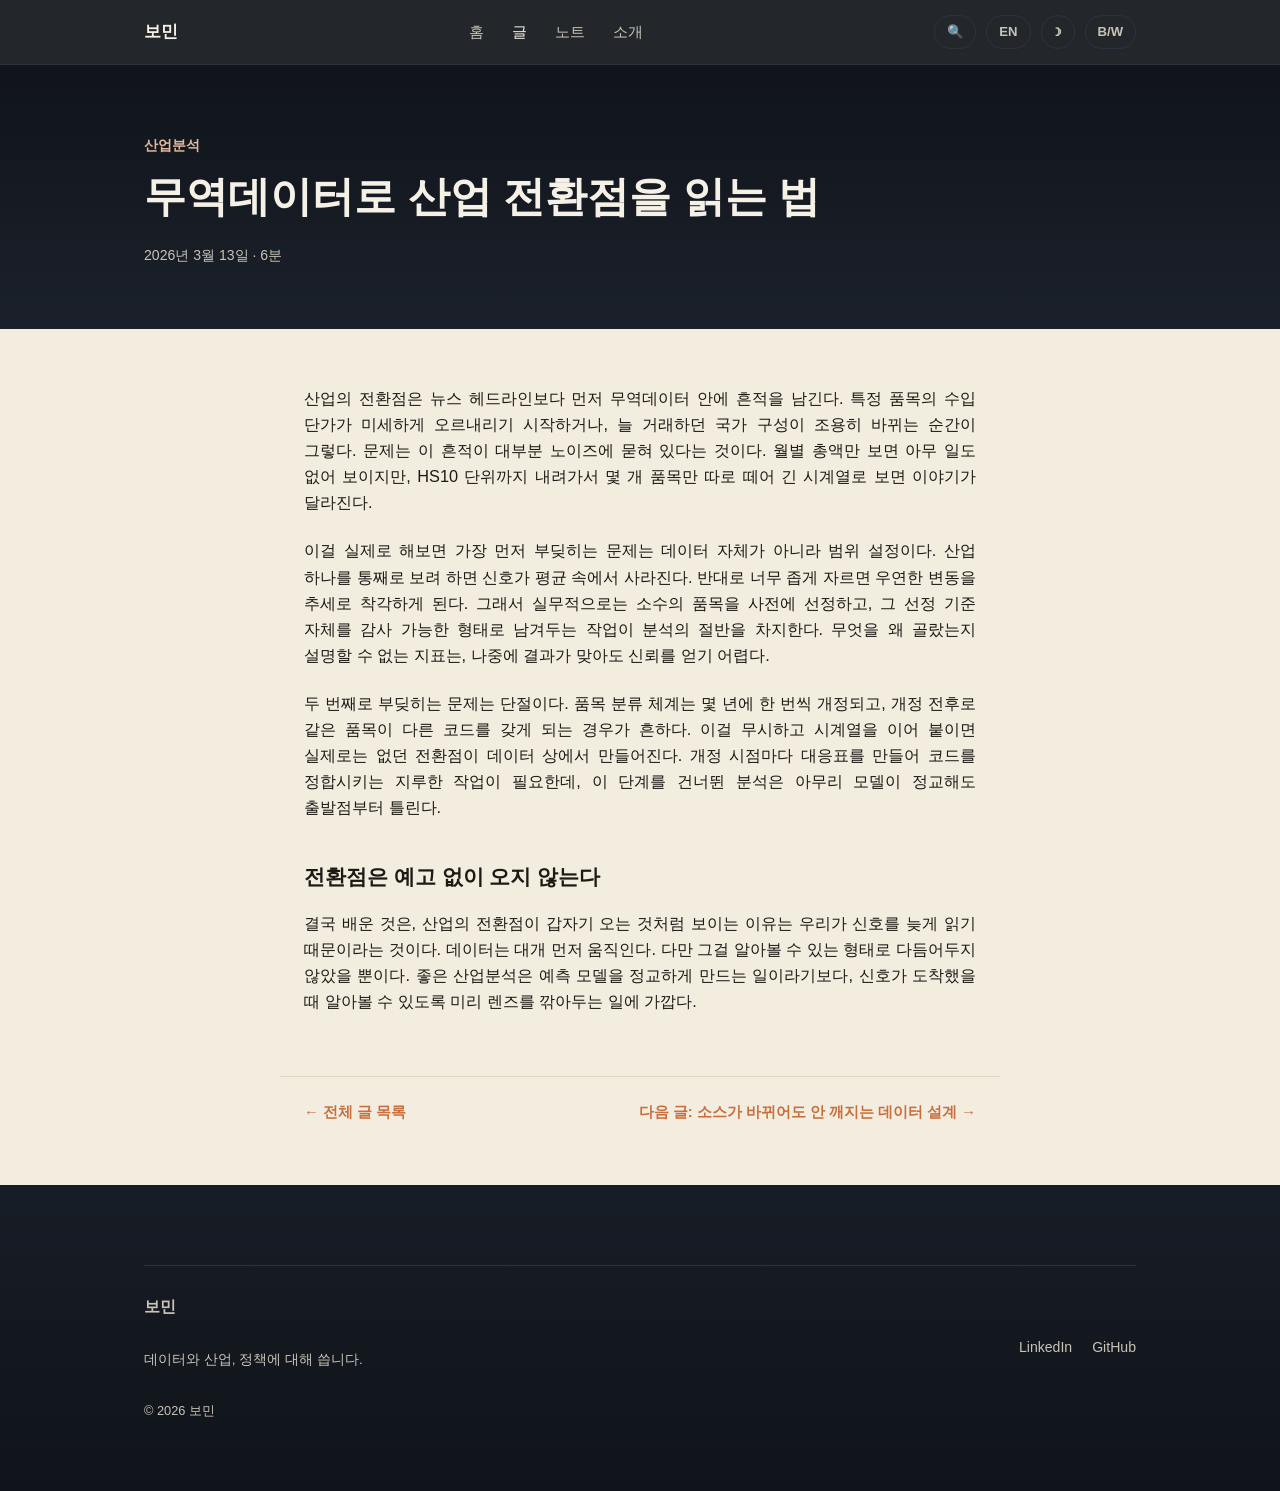
<file: posts/industry-turning-point.html>
<!DOCTYPE html>
<html lang="ko">
<head>
<meta charset="UTF-8">
<script>(function(){try{var t=localStorage.getItem('theme');if(!t){t=window.matchMedia&&window.matchMedia('(prefers-color-scheme: dark)').matches?'dark':'light';}document.documentElement.setAttribute('data-theme',t);if(localStorage.getItem('grayscale')==='true'){document.documentElement.setAttribute('data-grayscale','true');}}catch(e){}})();</script>
<meta name="viewport" content="width=device-width, initial-scale=1.0">
<title>무역데이터로 산업 전환점을 읽는 법 | 보민</title>
<link rel="stylesheet" href="../styles.css">
</head>
<body>

<nav class="nav">
  <div class="wrap">
    <a href="../index.html" class="nav-logo">보민</a>
    <ul class="nav-menu" id="navMenu">
      <li><a href="../index.html" data-en="Home">홈</a></li>
      <li><a href="../posts.html" class="active" data-en="Posts">글</a></li>
      <li><a href="../notes.html" data-en="Notes">노트</a></li>
      <li><a href="../about.html" data-en="About">소개</a></li>
    </ul>
    <div class="nav-right">
      <button class="icon-btn" id="searchToggle" aria-label="검색">&#128269;</button>
      <button class="icon-btn" id="langToggle" aria-label="언어 전환">EN</button>
      <button class="icon-btn" id="themeToggle" aria-label="다크모드 전환">&#9789;</button>
      <button class="icon-btn" id="grayscaleToggle" aria-label="흑백 모드">B/W</button>
      <button class="nav-toggle" id="navToggle" aria-label="메뉴 열기">&#9776;</button>
    </div>
  </div>
</nav>

<div class="search-overlay" id="searchOverlay">
  <div class="search-box">
    <input type="text" id="searchInput" class="search-input" placeholder="글 제목, 키워드로 검색..." autocomplete="off">
    <div class="search-results" id="searchResults"></div>
  </div>
</div>

<header class="article-header">
  <div class="wrap">
    <p class="kicker" data-en="Industry">산업분석</p>
    <h1>무역데이터로 산업 전환점을 읽는 법</h1>
    <p class="meta">2026년 3월 13일 · 6분</p>
  </div>
</header>

<article class="article-body">
  <p>산업의 전환점은 뉴스 헤드라인보다 먼저 무역데이터 안에 흔적을 남긴다. 특정 품목의 수입 단가가 미세하게 오르내리기 시작하거나, 늘 거래하던 국가 구성이 조용히 바뀌는 순간이 그렇다. 문제는 이 흔적이 대부분 노이즈에 묻혀 있다는 것이다. 월별 총액만 보면 아무 일도 없어 보이지만, HS10 단위까지 내려가서 몇 개 품목만 따로 떼어 긴 시계열로 보면 이야기가 달라진다.</p>

  <p>이걸 실제로 해보면 가장 먼저 부딪히는 문제는 데이터 자체가 아니라 범위 설정이다. 산업 하나를 통째로 보려 하면 신호가 평균 속에서 사라진다. 반대로 너무 좁게 자르면 우연한 변동을 추세로 착각하게 된다. 그래서 실무적으로는 소수의 품목을 사전에 선정하고, 그 선정 기준 자체를 감사 가능한 형태로 남겨두는 작업이 분석의 절반을 차지한다. 무엇을 왜 골랐는지 설명할 수 없는 지표는, 나중에 결과가 맞아도 신뢰를 얻기 어렵다.</p>

  <p>두 번째로 부딪히는 문제는 단절이다. 품목 분류 체계는 몇 년에 한 번씩 개정되고, 개정 전후로 같은 품목이 다른 코드를 갖게 되는 경우가 흔하다. 이걸 무시하고 시계열을 이어 붙이면 실제로는 없던 전환점이 데이터 상에서 만들어진다. 개정 시점마다 대응표를 만들어 코드를 정합시키는 지루한 작업이 필요한데, 이 단계를 건너뛴 분석은 아무리 모델이 정교해도 출발점부터 틀린다.</p>

  <h2>전환점은 예고 없이 오지 않는다</h2>
  <p>결국 배운 것은, 산업의 전환점이 갑자기 오는 것처럼 보이는 이유는 우리가 신호를 늦게 읽기 때문이라는 것이다. 데이터는 대개 먼저 움직인다. 다만 그걸 알아볼 수 있는 형태로 다듬어두지 않았을 뿐이다. 좋은 산업분석은 예측 모델을 정교하게 만드는 일이라기보다, 신호가 도착했을 때 알아볼 수 있도록 미리 렌즈를 깎아두는 일에 가깝다.</p>
</article>

<div class="article-nav">
  <a href="../posts.html">← 전체 글 목록</a>
  <a href="resilient-data-pipeline.html">다음 글: 소스가 바뀌어도 안 깨지는 데이터 설계 →</a>
</div>

<section class="footer-cta">
  <div class="wrap">
    <div class="footer-bottom">
      <div>
        <p class="brand">보민</p>
        <p class="tag" data-en="Writing about data, industry, and policy.">데이터와 산업, 정책에 대해 씁니다.</p>
      </div>
      <ul class="footer-links">
        <li><a href="#">LinkedIn</a></li>
        <li><a href="#">GitHub</a></li>
      </ul>
    </div>
    <p class="copyright">© 2026 보민</p>
  </div>
</section>

<script src="../search-data.js"></script>
<script src="../search.js"></script>
<script src="../script.js"></script>
</body>
</html>
</file>
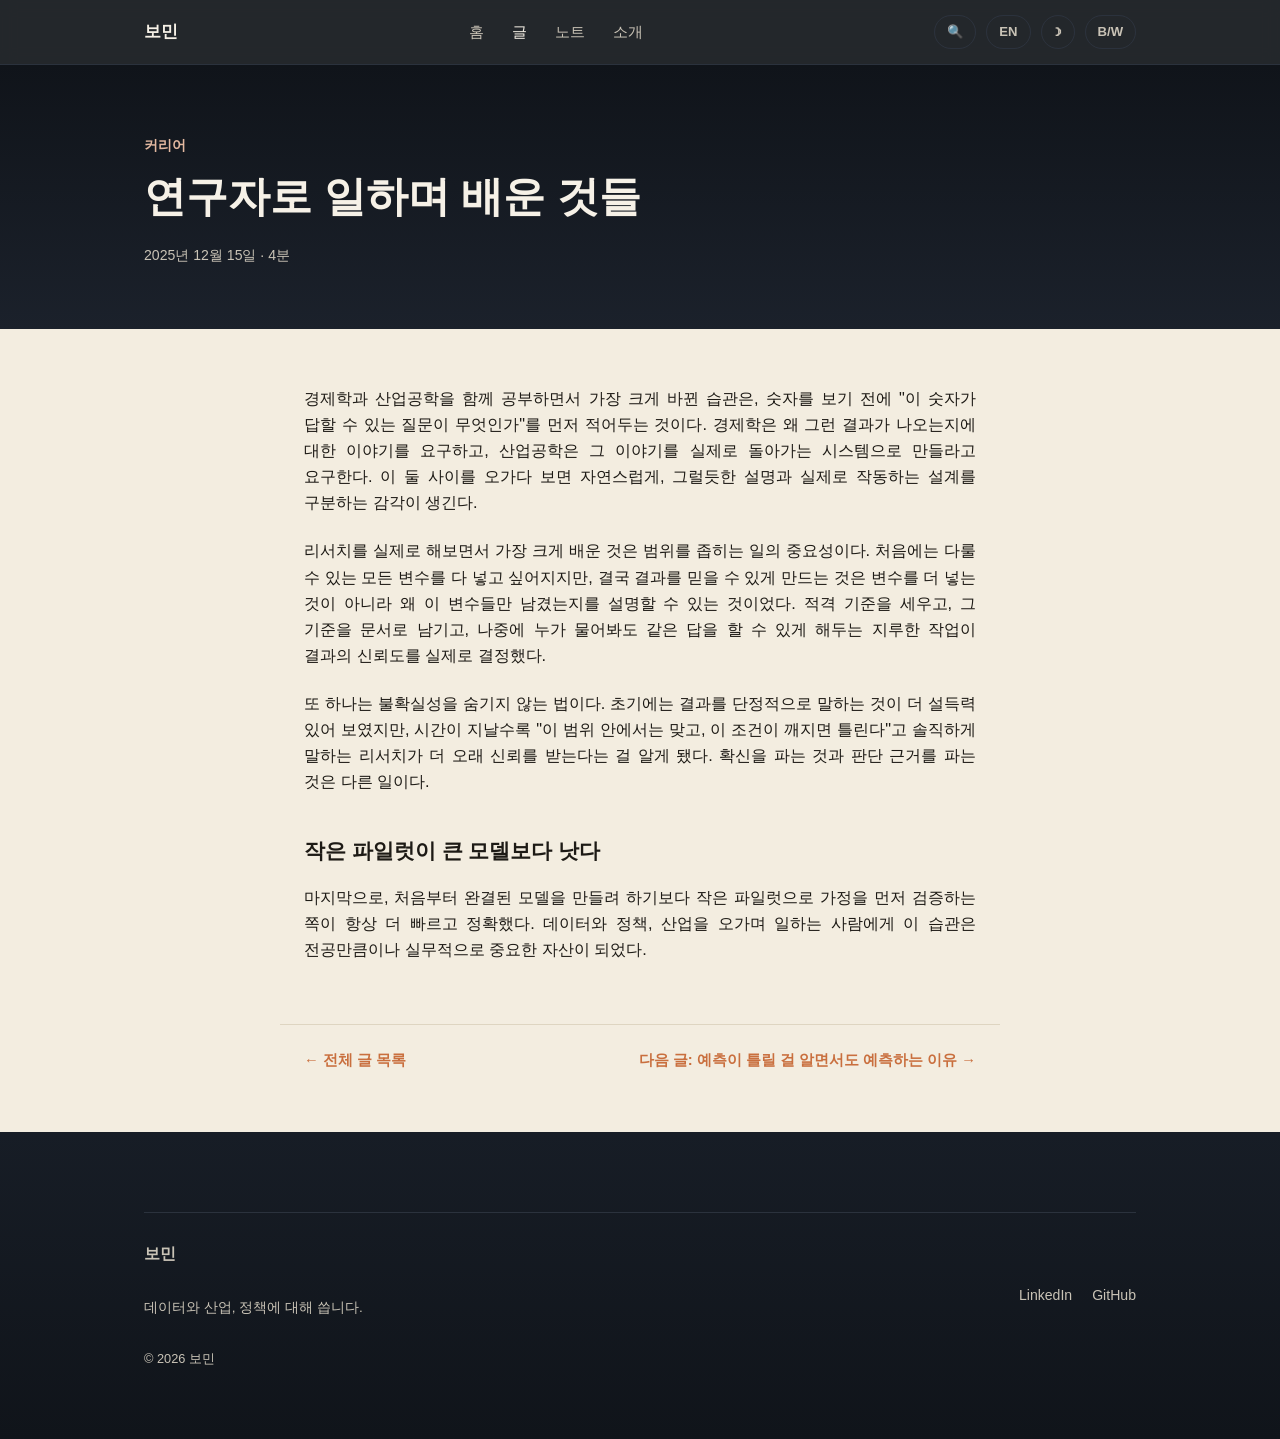
<file: posts/notes-on-being-a-researcher.html>
<!DOCTYPE html>
<html lang="ko">
<head>
<meta charset="UTF-8">
<script>(function(){try{var t=localStorage.getItem('theme');if(!t){t=window.matchMedia&&window.matchMedia('(prefers-color-scheme: dark)').matches?'dark':'light';}document.documentElement.setAttribute('data-theme',t);if(localStorage.getItem('grayscale')==='true'){document.documentElement.setAttribute('data-grayscale','true');}}catch(e){}})();</script>
<meta name="viewport" content="width=device-width, initial-scale=1.0">
<title>연구자로 일하며 배운 것들 | 보민</title>
<link rel="stylesheet" href="../styles.css">
</head>
<body>

<nav class="nav">
  <div class="wrap">
    <a href="../index.html" class="nav-logo">보민</a>
    <ul class="nav-menu" id="navMenu">
      <li><a href="../index.html" data-en="Home">홈</a></li>
      <li><a href="../posts.html" class="active" data-en="Posts">글</a></li>
      <li><a href="../notes.html" data-en="Notes">노트</a></li>
      <li><a href="../about.html" data-en="About">소개</a></li>
    </ul>
    <div class="nav-right">
      <button class="icon-btn" id="searchToggle" aria-label="검색">&#128269;</button>
      <button class="icon-btn" id="langToggle" aria-label="언어 전환">EN</button>
      <button class="icon-btn" id="themeToggle" aria-label="다크모드 전환">&#9789;</button>
      <button class="icon-btn" id="grayscaleToggle" aria-label="흑백 모드">B/W</button>
      <button class="nav-toggle" id="navToggle" aria-label="메뉴 열기">&#9776;</button>
    </div>
  </div>
</nav>

<div class="search-overlay" id="searchOverlay">
  <div class="search-box">
    <input type="text" id="searchInput" class="search-input" placeholder="글 제목, 키워드로 검색..." autocomplete="off">
    <div class="search-results" id="searchResults"></div>
  </div>
</div>

<header class="article-header">
  <div class="wrap">
    <p class="kicker" data-en="Career">커리어</p>
    <h1>연구자로 일하며 배운 것들</h1>
    <p class="meta">2025년 12월 15일 · 4분</p>
  </div>
</header>

<article class="article-body">
  <p>경제학과 산업공학을 함께 공부하면서 가장 크게 바뀐 습관은, 숫자를 보기 전에 "이 숫자가 답할 수 있는 질문이 무엇인가"를 먼저 적어두는 것이다. 경제학은 왜 그런 결과가 나오는지에 대한 이야기를 요구하고, 산업공학은 그 이야기를 실제로 돌아가는 시스템으로 만들라고 요구한다. 이 둘 사이를 오가다 보면 자연스럽게, 그럴듯한 설명과 실제로 작동하는 설계를 구분하는 감각이 생긴다.</p>

  <p>리서치를 실제로 해보면서 가장 크게 배운 것은 범위를 좁히는 일의 중요성이다. 처음에는 다룰 수 있는 모든 변수를 다 넣고 싶어지지만, 결국 결과를 믿을 수 있게 만드는 것은 변수를 더 넣는 것이 아니라 왜 이 변수들만 남겼는지를 설명할 수 있는 것이었다. 적격 기준을 세우고, 그 기준을 문서로 남기고, 나중에 누가 물어봐도 같은 답을 할 수 있게 해두는 지루한 작업이 결과의 신뢰도를 실제로 결정했다.</p>

  <p>또 하나는 불확실성을 숨기지 않는 법이다. 초기에는 결과를 단정적으로 말하는 것이 더 설득력 있어 보였지만, 시간이 지날수록 "이 범위 안에서는 맞고, 이 조건이 깨지면 틀린다"고 솔직하게 말하는 리서치가 더 오래 신뢰를 받는다는 걸 알게 됐다. 확신을 파는 것과 판단 근거를 파는 것은 다른 일이다.</p>

  <h2>작은 파일럿이 큰 모델보다 낫다</h2>
  <p>마지막으로, 처음부터 완결된 모델을 만들려 하기보다 작은 파일럿으로 가정을 먼저 검증하는 쪽이 항상 더 빠르고 정확했다. 데이터와 정책, 산업을 오가며 일하는 사람에게 이 습관은 전공만큼이나 실무적으로 중요한 자산이 되었다.</p>
</article>

<div class="article-nav">
  <a href="../posts.html">← 전체 글 목록</a>
  <a href="forecasting-anyway.html">다음 글: 예측이 틀릴 걸 알면서도 예측하는 이유 →</a>
</div>

<section class="footer-cta">
  <div class="wrap">
    <div class="footer-bottom">
      <div>
        <p class="brand">보민</p>
        <p class="tag" data-en="Writing about data, industry, and policy.">데이터와 산업, 정책에 대해 씁니다.</p>
      </div>
      <ul class="footer-links">
        <li><a href="#">LinkedIn</a></li>
        <li><a href="#">GitHub</a></li>
      </ul>
    </div>
    <p class="copyright">© 2026 보민</p>
  </div>
</section>

<script src="../search-data.js"></script>
<script src="../search.js"></script>
<script src="../script.js"></script>
</body>
</html>
</file>
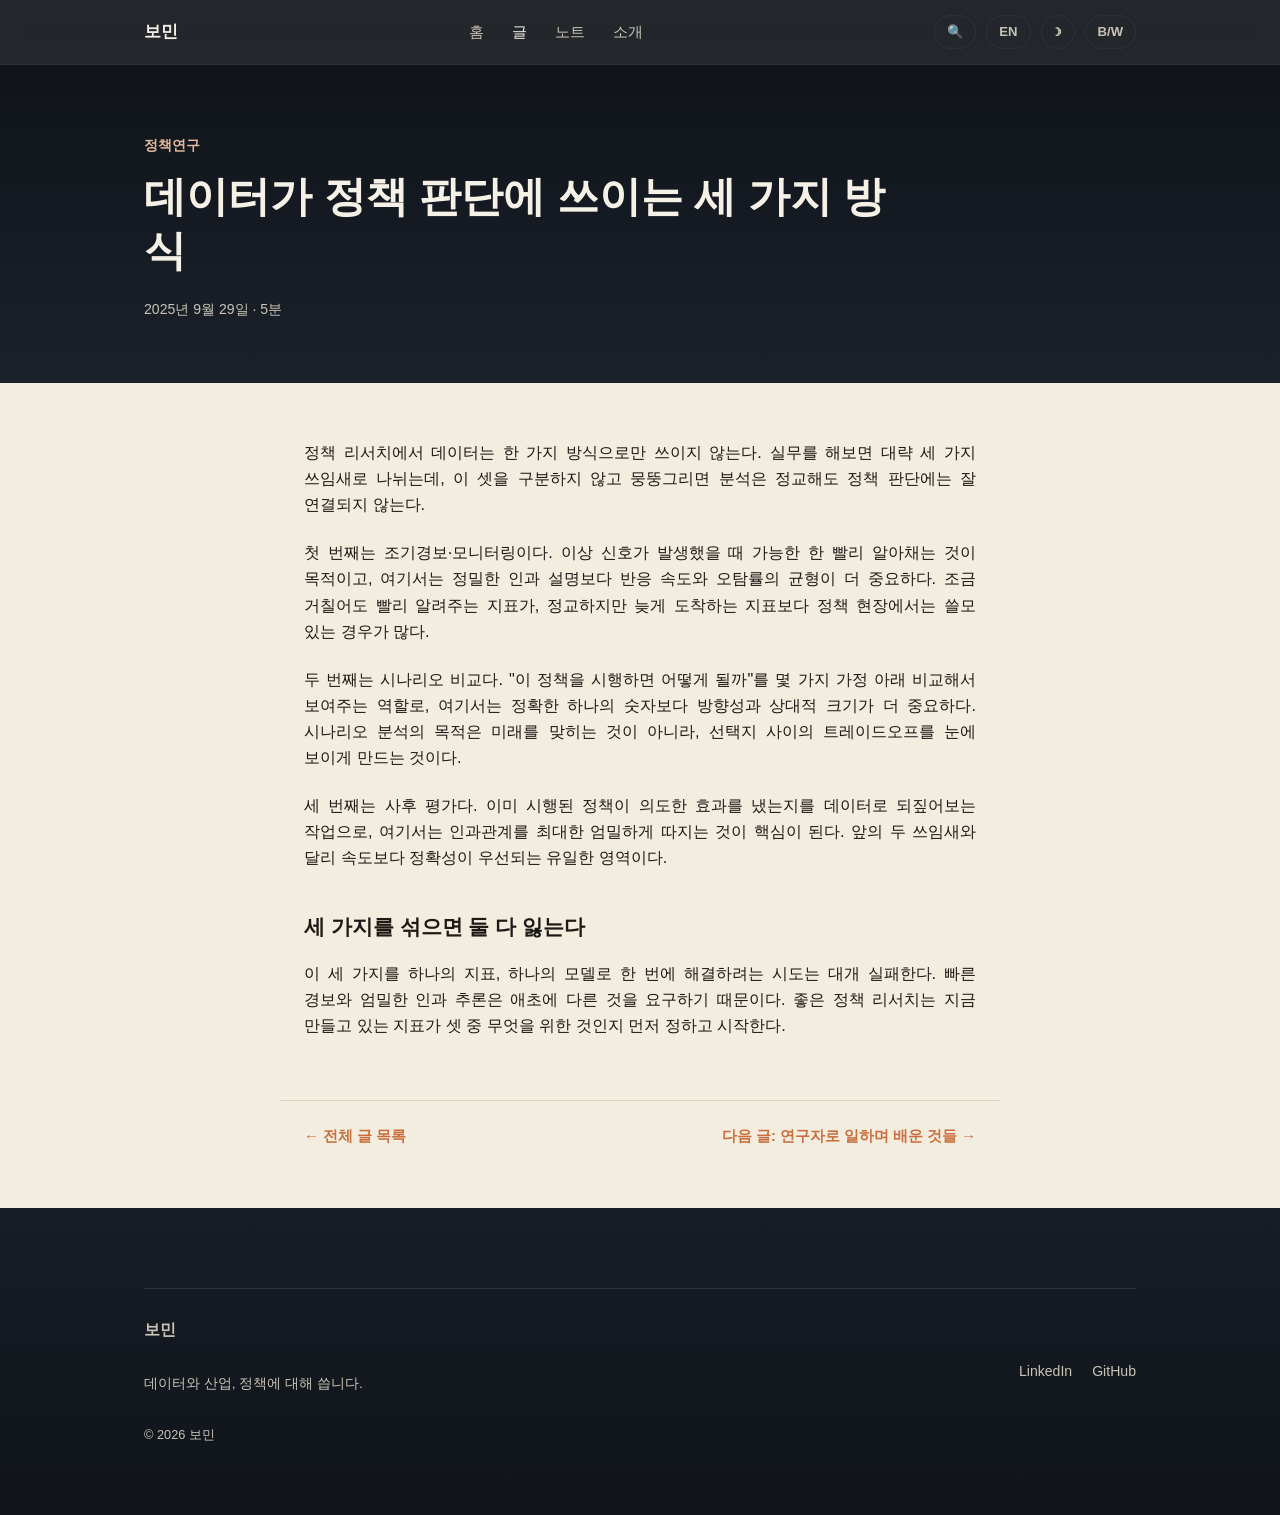
<file: posts/policy-and-data.html>
<!DOCTYPE html>
<html lang="ko">
<head>
<meta charset="UTF-8">
<script>(function(){try{var t=localStorage.getItem('theme');if(!t){t=window.matchMedia&&window.matchMedia('(prefers-color-scheme: dark)').matches?'dark':'light';}document.documentElement.setAttribute('data-theme',t);if(localStorage.getItem('grayscale')==='true'){document.documentElement.setAttribute('data-grayscale','true');}}catch(e){}})();</script>
<meta name="viewport" content="width=device-width, initial-scale=1.0">
<title>데이터가 정책 판단에 쓰이는 세 가지 방식 | 보민</title>
<link rel="stylesheet" href="../styles.css">
</head>
<body>

<nav class="nav">
  <div class="wrap">
    <a href="../index.html" class="nav-logo">보민</a>
    <ul class="nav-menu" id="navMenu">
      <li><a href="../index.html" data-en="Home">홈</a></li>
      <li><a href="../posts.html" class="active" data-en="Posts">글</a></li>
      <li><a href="../notes.html" data-en="Notes">노트</a></li>
      <li><a href="../about.html" data-en="About">소개</a></li>
    </ul>
    <div class="nav-right">
      <button class="icon-btn" id="searchToggle" aria-label="검색">&#128269;</button>
      <button class="icon-btn" id="langToggle" aria-label="언어 전환">EN</button>
      <button class="icon-btn" id="themeToggle" aria-label="다크모드 전환">&#9789;</button>
      <button class="icon-btn" id="grayscaleToggle" aria-label="흑백 모드">B/W</button>
      <button class="nav-toggle" id="navToggle" aria-label="메뉴 열기">&#9776;</button>
    </div>
  </div>
</nav>

<div class="search-overlay" id="searchOverlay">
  <div class="search-box">
    <input type="text" id="searchInput" class="search-input" placeholder="글 제목, 키워드로 검색..." autocomplete="off">
    <div class="search-results" id="searchResults"></div>
  </div>
</div>

<header class="article-header">
  <div class="wrap">
    <p class="kicker" data-en="Policy">정책연구</p>
    <h1>데이터가 정책 판단에 쓰이는 세 가지 방식</h1>
    <p class="meta">2025년 9월 29일 · 5분</p>
  </div>
</header>

<article class="article-body">
  <p>정책 리서치에서 데이터는 한 가지 방식으로만 쓰이지 않는다. 실무를 해보면 대략 세 가지 쓰임새로 나뉘는데, 이 셋을 구분하지 않고 뭉뚱그리면 분석은 정교해도 정책 판단에는 잘 연결되지 않는다.</p>

  <p>첫 번째는 조기경보·모니터링이다. 이상 신호가 발생했을 때 가능한 한 빨리 알아채는 것이 목적이고, 여기서는 정밀한 인과 설명보다 반응 속도와 오탐률의 균형이 더 중요하다. 조금 거칠어도 빨리 알려주는 지표가, 정교하지만 늦게 도착하는 지표보다 정책 현장에서는 쓸모 있는 경우가 많다.</p>

  <p>두 번째는 시나리오 비교다. "이 정책을 시행하면 어떻게 될까"를 몇 가지 가정 아래 비교해서 보여주는 역할로, 여기서는 정확한 하나의 숫자보다 방향성과 상대적 크기가 더 중요하다. 시나리오 분석의 목적은 미래를 맞히는 것이 아니라, 선택지 사이의 트레이드오프를 눈에 보이게 만드는 것이다.</p>

  <p>세 번째는 사후 평가다. 이미 시행된 정책이 의도한 효과를 냈는지를 데이터로 되짚어보는 작업으로, 여기서는 인과관계를 최대한 엄밀하게 따지는 것이 핵심이 된다. 앞의 두 쓰임새와 달리 속도보다 정확성이 우선되는 유일한 영역이다.</p>

  <h2>세 가지를 섞으면 둘 다 잃는다</h2>
  <p>이 세 가지를 하나의 지표, 하나의 모델로 한 번에 해결하려는 시도는 대개 실패한다. 빠른 경보와 엄밀한 인과 추론은 애초에 다른 것을 요구하기 때문이다. 좋은 정책 리서치는 지금 만들고 있는 지표가 셋 중 무엇을 위한 것인지 먼저 정하고 시작한다.</p>
</article>

<div class="article-nav">
  <a href="../posts.html">← 전체 글 목록</a>
  <a href="notes-on-being-a-researcher.html">다음 글: 연구자로 일하며 배운 것들 →</a>
</div>

<section class="footer-cta">
  <div class="wrap">
    <div class="footer-bottom">
      <div>
        <p class="brand">보민</p>
        <p class="tag" data-en="Writing about data, industry, and policy.">데이터와 산업, 정책에 대해 씁니다.</p>
      </div>
      <ul class="footer-links">
        <li><a href="#">LinkedIn</a></li>
        <li><a href="#">GitHub</a></li>
      </ul>
    </div>
    <p class="copyright">© 2026 보민</p>
  </div>
</section>

<script src="../search-data.js"></script>
<script src="../search.js"></script>
<script src="../script.js"></script>
</body>
</html>
</file>
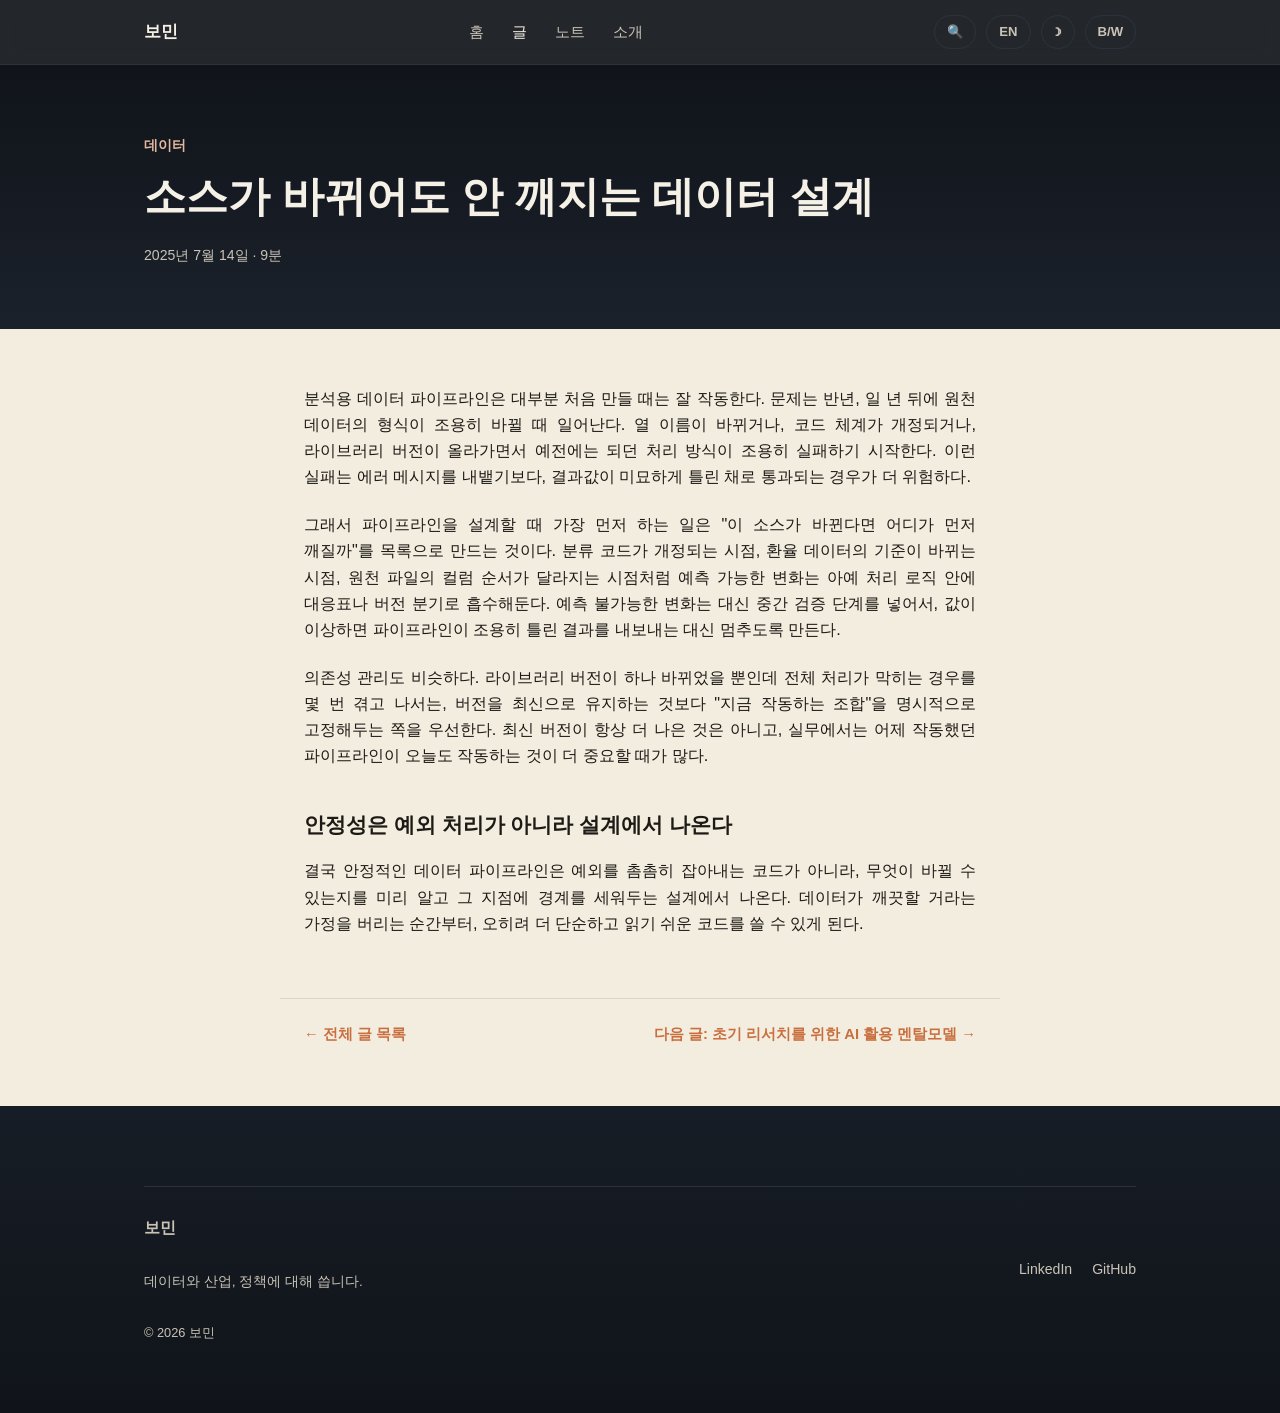
<file: posts/resilient-data-pipeline.html>
<!DOCTYPE html>
<html lang="ko">
<head>
<meta charset="UTF-8">
<script>(function(){try{var t=localStorage.getItem('theme');if(!t){t=window.matchMedia&&window.matchMedia('(prefers-color-scheme: dark)').matches?'dark':'light';}document.documentElement.setAttribute('data-theme',t);if(localStorage.getItem('grayscale')==='true'){document.documentElement.setAttribute('data-grayscale','true');}}catch(e){}})();</script>
<meta name="viewport" content="width=device-width, initial-scale=1.0">
<title>소스가 바뀌어도 안 깨지는 데이터 설계 | 보민</title>
<link rel="stylesheet" href="../styles.css">
</head>
<body>

<nav class="nav">
  <div class="wrap">
    <a href="../index.html" class="nav-logo">보민</a>
    <ul class="nav-menu" id="navMenu">
      <li><a href="../index.html" data-en="Home">홈</a></li>
      <li><a href="../posts.html" class="active" data-en="Posts">글</a></li>
      <li><a href="../notes.html" data-en="Notes">노트</a></li>
      <li><a href="../about.html" data-en="About">소개</a></li>
    </ul>
    <div class="nav-right">
      <button class="icon-btn" id="searchToggle" aria-label="검색">&#128269;</button>
      <button class="icon-btn" id="langToggle" aria-label="언어 전환">EN</button>
      <button class="icon-btn" id="themeToggle" aria-label="다크모드 전환">&#9789;</button>
      <button class="icon-btn" id="grayscaleToggle" aria-label="흑백 모드">B/W</button>
      <button class="nav-toggle" id="navToggle" aria-label="메뉴 열기">&#9776;</button>
    </div>
  </div>
</nav>

<div class="search-overlay" id="searchOverlay">
  <div class="search-box">
    <input type="text" id="searchInput" class="search-input" placeholder="글 제목, 키워드로 검색..." autocomplete="off">
    <div class="search-results" id="searchResults"></div>
  </div>
</div>

<header class="article-header">
  <div class="wrap">
    <p class="kicker" data-en="Data">데이터</p>
    <h1>소스가 바뀌어도 안 깨지는 데이터 설계</h1>
    <p class="meta">2025년 7월 14일 · 9분</p>
  </div>
</header>

<article class="article-body">
  <p>분석용 데이터 파이프라인은 대부분 처음 만들 때는 잘 작동한다. 문제는 반년, 일 년 뒤에 원천 데이터의 형식이 조용히 바뀔 때 일어난다. 열 이름이 바뀌거나, 코드 체계가 개정되거나, 라이브러리 버전이 올라가면서 예전에는 되던 처리 방식이 조용히 실패하기 시작한다. 이런 실패는 에러 메시지를 내뱉기보다, 결과값이 미묘하게 틀린 채로 통과되는 경우가 더 위험하다.</p>

  <p>그래서 파이프라인을 설계할 때 가장 먼저 하는 일은 "이 소스가 바뀐다면 어디가 먼저 깨질까"를 목록으로 만드는 것이다. 분류 코드가 개정되는 시점, 환율 데이터의 기준이 바뀌는 시점, 원천 파일의 컬럼 순서가 달라지는 시점처럼 예측 가능한 변화는 아예 처리 로직 안에 대응표나 버전 분기로 흡수해둔다. 예측 불가능한 변화는 대신 중간 검증 단계를 넣어서, 값이 이상하면 파이프라인이 조용히 틀린 결과를 내보내는 대신 멈추도록 만든다.</p>

  <p>의존성 관리도 비슷하다. 라이브러리 버전이 하나 바뀌었을 뿐인데 전체 처리가 막히는 경우를 몇 번 겪고 나서는, 버전을 최신으로 유지하는 것보다 "지금 작동하는 조합"을 명시적으로 고정해두는 쪽을 우선한다. 최신 버전이 항상 더 나은 것은 아니고, 실무에서는 어제 작동했던 파이프라인이 오늘도 작동하는 것이 더 중요할 때가 많다.</p>

  <h2>안정성은 예외 처리가 아니라 설계에서 나온다</h2>
  <p>결국 안정적인 데이터 파이프라인은 예외를 촘촘히 잡아내는 코드가 아니라, 무엇이 바뀔 수 있는지를 미리 알고 그 지점에 경계를 세워두는 설계에서 나온다. 데이터가 깨끗할 거라는 가정을 버리는 순간부터, 오히려 더 단순하고 읽기 쉬운 코드를 쓸 수 있게 된다.</p>
</article>

<div class="article-nav">
  <a href="../posts.html">← 전체 글 목록</a>
  <a href="ai-research-mentalmodel.html">다음 글: 초기 리서치를 위한 AI 활용 멘탈모델 →</a>
</div>

<section class="footer-cta">
  <div class="wrap">
    <div class="footer-bottom">
      <div>
        <p class="brand">보민</p>
        <p class="tag" data-en="Writing about data, industry, and policy.">데이터와 산업, 정책에 대해 씁니다.</p>
      </div>
      <ul class="footer-links">
        <li><a href="#">LinkedIn</a></li>
        <li><a href="#">GitHub</a></li>
      </ul>
    </div>
    <p class="copyright">© 2026 보민</p>
  </div>
</section>

<script src="../search-data.js"></script>
<script src="../search.js"></script>
<script src="../script.js"></script>
</body>
</html>
</file>
<file: styles.css>
/* ===== Design tokens ===== */
:root {
  --bg-cream: #f3ede0;
  --bg-cream-2: #ece4d3;
  --bg-dark: #12161c;
  --bg-dark-2: #1b212b;
  --text-dark: #1d1a15;
  --text-dark-soft: #59544a;
  --text-light: #f6f1e7;
  --text-light-soft: #c9c3b6;
  --accent: #c96f3e;
  --accent-soft: #e2b8a0;
  --border-soft: #ded5c1;
  --border-dark: #2b323d;
  --surface: #ffffff;
  --radius: 14px;
  --max-width: 1040px;
  --font-sans: "Pretendard", "Apple SD Gothic Neo", "Noto Sans KR", -apple-system, BlinkMacSystemFont, sans-serif;
  color-scheme: light;
}

:root[data-theme="dark"] {
  --bg-cream: #17130f;
  --bg-cream-2: #1d1811;
  --text-dark: #f1ece2;
  --text-dark-soft: #b6ab98;
  --border-soft: #362e22;
  --surface: #221c15;
  color-scheme: dark;
}

* { box-sizing: border-box; }

html { scroll-behavior: smooth; }

body {
  margin: 0;
  font-family: var(--font-sans);
  background: var(--bg-cream);
  color: var(--text-dark);
  line-height: 1.6;
  -webkit-font-smoothing: antialiased;
  transition: background-color 0.2s ease, color 0.2s ease;
}

a { color: inherit; text-decoration: none; }

img { max-width: 100%; display: block; }

.wrap {
  max-width: var(--max-width);
  margin: 0 auto;
  padding: 0 24px;
}

/* ===== Nav ===== */
.nav {
  position: sticky;
  top: 0;
  z-index: 50;
  background: rgba(18, 22, 28, 0.92);
  backdrop-filter: blur(8px);
  border-bottom: 1px solid var(--border-dark);
}

.nav .wrap {
  display: flex;
  align-items: center;
  justify-content: space-between;
  height: 64px;
}

.nav-logo {
  font-weight: 700;
  font-size: 1.05rem;
  color: var(--text-light);
  letter-spacing: -0.01em;
}

.nav-menu {
  display: flex;
  gap: 28px;
  list-style: none;
  margin: 0;
  padding: 0;
}

.nav-menu a {
  color: var(--text-light-soft);
  font-size: 0.92rem;
  transition: color 0.15s ease;
}

.nav-menu a:hover,
.nav-menu a.active {
  color: var(--text-light);
}

.nav-right {
  display: flex;
  align-items: center;
  gap: 10px;
}

.nav-pill {
  border: 1px solid var(--border-dark);
  color: var(--text-light-soft);
  font-size: 0.82rem;
  padding: 6px 14px;
  border-radius: 999px;
  background: transparent;
  cursor: pointer;
}

.nav-pill:hover { color: var(--text-light); border-color: var(--text-light-soft); }

.icon-btn {
  border: 1px solid var(--border-dark);
  color: var(--text-light-soft);
  font-size: 0.82rem;
  font-weight: 600;
  height: 34px;
  min-width: 34px;
  padding: 0 12px;
  border-radius: 999px;
  background: transparent;
  cursor: pointer;
  display: inline-flex;
  align-items: center;
  justify-content: center;
  line-height: 1;
}

.icon-btn:hover { color: var(--text-light); border-color: var(--text-light-soft); }

.icon-btn.active {
  background: var(--accent);
  border-color: var(--accent);
  color: #fff8f2;
}

.icon-btn.active:hover {
  color: #fff8f2;
  border-color: var(--accent);
}

/* ===== Grayscale mode ===== */
/* Applied to body's direct children (not the search overlay) so
   any future images inherit it automatically via the filter, and
   position:fixed elements outside this subtree stay unaffected. */
html[data-grayscale="true"] body > *:not(.search-overlay) {
  /* Plain grayscale(1) barely changes the cream/off-white tokens since
     they're already low-saturation; contrast + brightness push light
     backgrounds to a visibly neutral gray instead of staying beige-ish. */
  filter: grayscale(1) contrast(1.5) brightness(0.9);
}

.nav-toggle {
  display: none;
  background: none;
  border: none;
  color: var(--text-light);
  font-size: 1.4rem;
  cursor: pointer;
}

/* ===== Hero ===== */
.hero {
  position: relative;
  background: linear-gradient(180deg, #10141a 0%, #171d26 60%, #1b212b 100%);
  color: var(--text-light);
  padding: 72px 0 96px;
  overflow: hidden;
}

.hero::after {
  content: "";
  position: absolute;
  inset: 0;
  background:
    radial-gradient(ellipse at 75% 30%, rgba(201, 111, 62, 0.16), transparent 55%),
    radial-gradient(ellipse at 30% 80%, rgba(255, 255, 255, 0.04), transparent 50%);
  pointer-events: none;
}

.hero .wrap { position: relative; }

.eyebrow {
  color: var(--accent-soft);
  font-size: 0.9rem;
  letter-spacing: 0.02em;
  margin-bottom: 18px;
}

.hero-name {
  font-size: clamp(3.2rem, 9vw, 6rem);
  font-weight: 800;
  letter-spacing: -0.02em;
  margin: 0 0 28px;
  line-height: 1.02;
}

.hero-tagline {
  font-size: clamp(1.5rem, 3.4vw, 2.2rem);
  font-weight: 700;
  max-width: 620px;
  margin: 0 0 20px;
  letter-spacing: -0.01em;
}

.hero-desc {
  color: var(--text-light-soft);
  font-size: 1.02rem;
  max-width: 560px;
  margin: 0 0 36px;
}

.btn {
  display: inline-block;
  padding: 13px 28px;
  border-radius: 999px;
  font-weight: 600;
  font-size: 0.95rem;
  cursor: pointer;
  border: none;
}

.btn-accent {
  background: var(--accent);
  color: #fff8f2;
}

.btn-accent:hover { background: #b45f31; }

.btn-outline {
  border: 1px solid var(--border-dark);
  color: var(--text-light);
  background: transparent;
}

.btn-outline:hover { border-color: var(--text-light-soft); }

.hero-meta {
  margin-top: 44px;
  display: flex;
  flex-wrap: wrap;
  gap: 10px 18px;
  color: var(--text-light-soft);
  font-size: 0.88rem;
}

.hero-meta span::after {
  content: "\00b7";
  margin-left: 18px;
  color: var(--border-dark);
}

.hero-meta span:last-child::after { content: ""; }

/* Featured strip inside hero */
.featured-strip {
  margin-top: 40px;
  padding-top: 28px;
  border-top: 1px solid var(--border-dark);
  display: flex;
  align-items: baseline;
  justify-content: space-between;
  gap: 16px;
  flex-wrap: wrap;
}

.featured-strip .label {
  color: var(--text-light-soft);
  font-size: 0.82rem;
}

.featured-strip .title {
  font-size: 1.15rem;
  font-weight: 700;
}

.featured-strip .date {
  color: var(--text-light-soft);
  font-size: 0.85rem;
  white-space: nowrap;
}

/* ===== Section ===== */
.section {
  padding: 88px 0;
  background: var(--bg-cream);
}

.section-alt {
  background: var(--bg-cream-2);
}

.section-label {
  color: var(--accent);
  font-size: 0.85rem;
  font-weight: 600;
  margin-bottom: 10px;
}

.section-title {
  font-size: clamp(1.6rem, 3.2vw, 2.1rem);
  font-weight: 800;
  letter-spacing: -0.01em;
  margin: 0 0 14px;
}

.section-desc {
  color: var(--text-dark-soft);
  max-width: 620px;
  margin-bottom: 44px;
}

.section-head-row {
  display: flex;
  justify-content: space-between;
  align-items: flex-end;
  gap: 24px;
  flex-wrap: wrap;
}

/* ===== Interest cards ===== */
.interest-grid {
  display: grid;
  grid-template-columns: repeat(3, 1fr);
  gap: 20px;
}

.card {
  background: var(--surface);
  border: 1px solid var(--border-soft);
  border-radius: var(--radius);
  padding: 26px;
}

.card h3 {
  font-size: 1.1rem;
  margin: 0 0 10px;
}

.card p {
  color: var(--text-dark-soft);
  font-size: 0.92rem;
  margin: 0 0 18px;
}

.card-post {
  display: block;
  background: var(--bg-cream);
  border: 1px solid var(--border-soft);
  border-radius: 10px;
  padding: 16px 18px;
  transition: border-color 0.15s ease;
}

.card-post:hover {
  border-color: var(--accent-soft);
}

.card-post .kicker {
  font-size: 0.78rem;
  color: var(--accent);
  font-weight: 600;
  margin-bottom: 6px;
}

.card-post .headline {
  font-size: 0.98rem;
  font-weight: 700;
  line-height: 1.4;
}

/* ===== Topics grid ===== */
.topics-grid {
  display: grid;
  grid-template-columns: repeat(3, 1fr);
  gap: 20px;
}

.topic-card {
  background: var(--surface);
  border: 1px solid var(--border-soft);
  border-radius: var(--radius);
  padding: 28px;
  transition: border-color 0.15s ease, transform 0.15s ease;
}

.topic-card:hover {
  border-color: var(--accent-soft);
  transform: translateY(-2px);
}

.topic-tag {
  display: inline-block;
  font-size: 0.78rem;
  font-weight: 700;
  color: var(--accent);
  background: rgba(201, 111, 62, 0.1);
  padding: 4px 12px;
  border-radius: 999px;
  margin-bottom: 14px;
}

.topic-card p {
  color: var(--text-dark-soft);
  font-size: 0.9rem;
  margin: 0 0 18px;
}

.topic-card .latest {
  border-top: 1px solid var(--border-soft);
  padding-top: 14px;
  font-size: 0.85rem;
}

.topic-card .latest .date {
  color: var(--text-dark-soft);
  display: block;
  margin-bottom: 4px;
}

.topic-card .latest .title {
  font-weight: 600;
}

/* ===== Notes list ===== */
.notes-list {
  display: flex;
  flex-direction: column;
  gap: 0;
}

.note-item {
  padding: 26px 0;
  border-bottom: 1px solid var(--border-soft);
}

.note-item:first-child { padding-top: 0; }

.note-meta {
  display: flex;
  gap: 10px;
  align-items: center;
  font-size: 0.82rem;
  color: var(--accent);
  font-weight: 600;
  margin-bottom: 10px;
}

.note-meta .date {
  color: var(--text-dark-soft);
  font-weight: 400;
}

.note-text {
  color: var(--text-dark);
  font-size: 0.96rem;
}

.note-text .more {
  color: var(--accent);
  font-weight: 600;
}

/* ===== About / background ===== */
.about-block {
  display: grid;
  grid-template-columns: 1.1fr 1.4fr;
  gap: 40px;
  align-items: start;
}

.about-card {
  background: var(--surface);
  border: 1px solid var(--border-soft);
  border-radius: var(--radius);
  padding: 28px;
}

.about-card .source {
  font-size: 0.8rem;
  color: var(--accent);
  font-weight: 600;
  margin-bottom: 8px;
}

.about-card .quote {
  font-size: 0.95rem;
  color: var(--text-dark);
  margin: 0 0 20px;
}

.placeholder-note {
  display: inline-block;
  margin-top: 6px;
  font-size: 0.78rem;
  color: #9a6a3a;
  background: rgba(201, 111, 62, 0.12);
  padding: 3px 10px;
  border-radius: 999px;
}

/* ===== Footer / newsletter ===== */
.footer-cta {
  background: linear-gradient(180deg, #171d26 0%, #10141a 100%);
  color: var(--text-light);
  padding: 80px 0 40px;
}

.footer-cta h2 {
  font-size: clamp(1.6rem, 3vw, 2.1rem);
  margin: 0 0 14px;
}

.footer-cta p {
  color: var(--text-light-soft);
  max-width: 480px;
  margin: 0 0 30px;
}

.footer-actions {
  display: flex;
  gap: 12px;
  flex-wrap: wrap;
  margin-bottom: 60px;
}

.footer-bottom {
  border-top: 1px solid var(--border-dark);
  padding-top: 28px;
  display: flex;
  justify-content: space-between;
  align-items: center;
  flex-wrap: wrap;
  gap: 16px;
}

.footer-bottom .brand {
  font-weight: 700;
}

.footer-bottom .tag {
  color: var(--text-light-soft);
  font-size: 0.85rem;
}

.footer-links {
  display: flex;
  gap: 20px;
  list-style: none;
  margin: 0;
  padding: 0;
  color: var(--text-light-soft);
  font-size: 0.88rem;
}

.footer-links a:hover { color: var(--text-light); }

.copyright {
  color: #6b7280;
  font-size: 0.8rem;
  margin-top: 24px;
}

/* ===== Post list page ===== */
.page-header {
  background: linear-gradient(180deg, #10141a 0%, #1b212b 100%);
  color: var(--text-light);
  padding: 64px 0 48px;
}

.page-header h1 {
  font-size: clamp(2.2rem, 5vw, 3rem);
  margin: 0 0 12px;
}

.page-header p {
  color: var(--text-light-soft);
  max-width: 560px;
}

.filter-row {
  display: flex;
  gap: 10px;
  flex-wrap: wrap;
  margin: 40px 0;
}

.filter-pill {
  border: 1px solid var(--border-soft);
  background: var(--surface);
  color: var(--text-dark-soft);
  font-size: 0.85rem;
  padding: 7px 16px;
  border-radius: 999px;
  cursor: pointer;
}

.filter-pill.active {
  background: var(--text-dark);
  color: var(--text-light);
  border-color: var(--text-dark);
}

.post-list {
  display: flex;
  flex-direction: column;
  gap: 0;
}

.post-row {
  display: flex;
  justify-content: space-between;
  gap: 24px;
  padding: 28px 0;
  border-bottom: 1px solid var(--border-soft);
}

.post-row .kicker {
  font-size: 0.78rem;
  color: var(--accent);
  font-weight: 700;
  margin-bottom: 8px;
}

.post-row .title {
  font-size: 1.15rem;
  font-weight: 700;
  margin-bottom: 8px;
}

.post-row .excerpt {
  color: var(--text-dark-soft);
  font-size: 0.9rem;
  max-width: 560px;
}

.post-row .date {
  white-space: nowrap;
  color: var(--text-dark-soft);
  font-size: 0.85rem;
}

/* ===== Article page ===== */
.article-header {
  background: linear-gradient(180deg, #10141a 0%, #1b212b 100%);
  color: var(--text-light);
  padding: 56px 0 48px;
}

.article-header .kicker {
  color: var(--accent-soft);
  font-size: 0.85rem;
  font-weight: 600;
  margin-bottom: 14px;
}

.article-header h1 {
  font-size: clamp(1.8rem, 4.5vw, 2.6rem);
  line-height: 1.3;
  margin: 0 0 20px;
  max-width: 760px;
}

.article-header .meta {
  color: var(--text-light-soft);
  font-size: 0.88rem;
}

.article-body {
  max-width: 720px;
  margin: 0 auto;
  padding: 56px 24px 40px;
  background: var(--bg-cream);
}

.article-body p {
  font-size: 1.02rem;
  color: var(--text-dark);
  margin: 0 0 22px;
  text-align: justify;
  word-break: keep-all;
}

.article-body h2 {
  font-size: 1.3rem;
  margin: 40px 0 16px;
}

.article-nav {
  max-width: 720px;
  margin: 0 auto;
  padding: 0 24px 60px;
  display: flex;
  justify-content: space-between;
  border-top: 1px solid var(--border-soft);
  padding-top: 24px;
  background: var(--bg-cream);
}

.article-nav a {
  color: var(--accent);
  font-weight: 600;
  font-size: 0.92rem;
}

/* ===== Responsive ===== */
/* ===== Search ===== */
.search-overlay {
  display: none;
  position: fixed;
  inset: 0;
  z-index: 100;
  background: rgba(10, 8, 6, 0.6);
  padding: 12vh 20px 20px;
}

.search-overlay.open {
  display: block;
}

.search-box {
  max-width: 640px;
  margin: 0 auto;
  background: var(--surface);
  border: 1px solid var(--border-soft);
  border-radius: var(--radius);
  box-shadow: 0 20px 60px rgba(0, 0, 0, 0.35);
  overflow: hidden;
}

.search-input {
  width: 100%;
  border: none;
  border-bottom: 1px solid var(--border-soft);
  background: transparent;
  color: var(--text-dark);
  font-family: var(--font-sans);
  font-size: 1.05rem;
  padding: 20px 22px;
  outline: none;
}

.search-input::placeholder {
  color: var(--text-dark-soft);
}

.search-results {
  max-height: 60vh;
  overflow-y: auto;
  padding: 8px;
}

.search-result {
  display: flex;
  flex-direction: column;
  gap: 4px;
  padding: 12px 14px;
  border-radius: 10px;
}

.search-result:hover,
.search-result.active {
  background: var(--bg-cream);
}

.search-result-kicker {
  font-size: 0.76rem;
  font-weight: 700;
  color: var(--accent);
}

.search-result-title {
  font-size: 0.98rem;
  font-weight: 700;
  color: var(--text-dark);
}

.search-result-excerpt {
  font-size: 0.85rem;
  color: var(--text-dark-soft);
}

.search-empty,
.search-hint {
  padding: 24px 22px;
  color: var(--text-dark-soft);
  font-size: 0.9rem;
}

@media (max-width: 860px) {
  .interest-grid,
  .topics-grid { grid-template-columns: 1fr; }
  .about-block { grid-template-columns: 1fr; }
  .nav-menu { display: none; }
  .nav-toggle { display: block; }
  .post-row { flex-direction: column; }

  .nav-menu.open {
    position: absolute;
    top: 64px;
    left: 0;
    right: 0;
    flex-direction: column;
    background: var(--bg-dark-2);
    padding: 20px 24px;
    gap: 18px;
    border-bottom: 1px solid var(--border-dark);
  }

  .search-overlay { padding-top: 8vh; }
}
</file>
